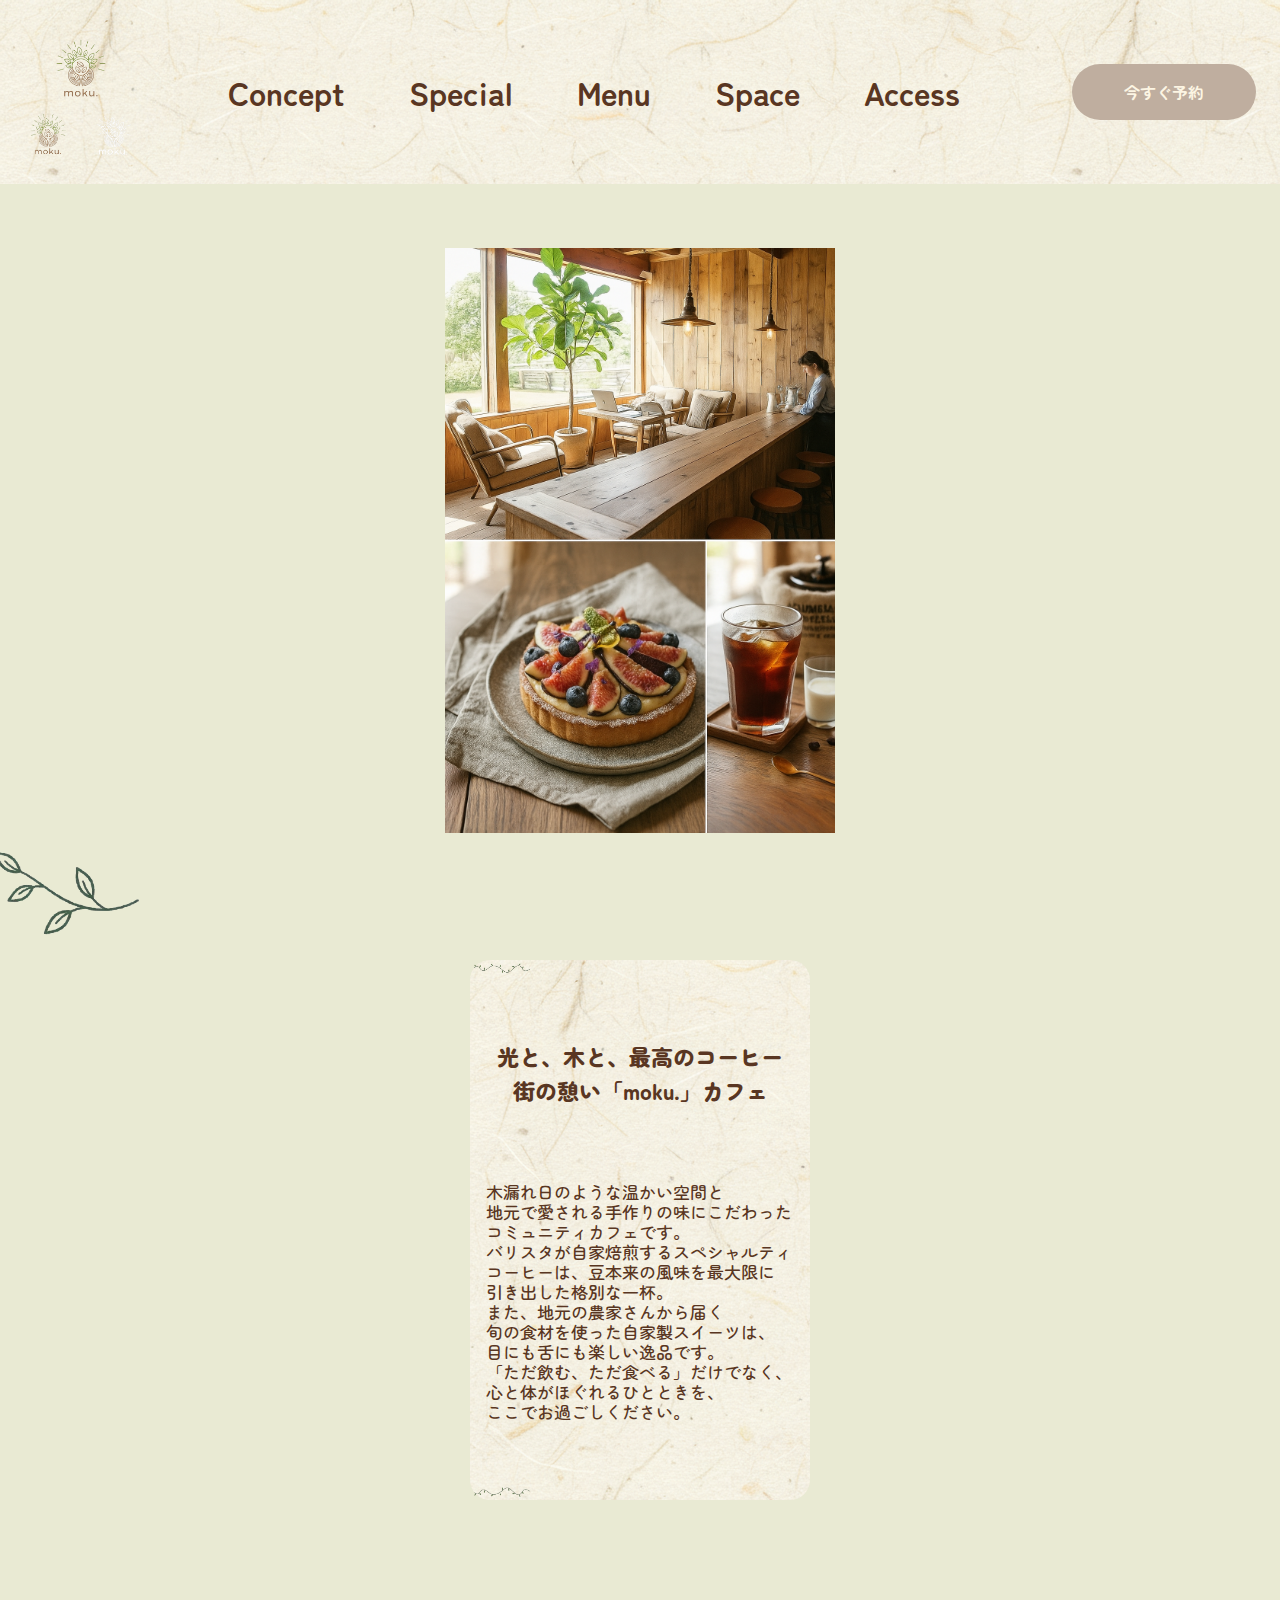
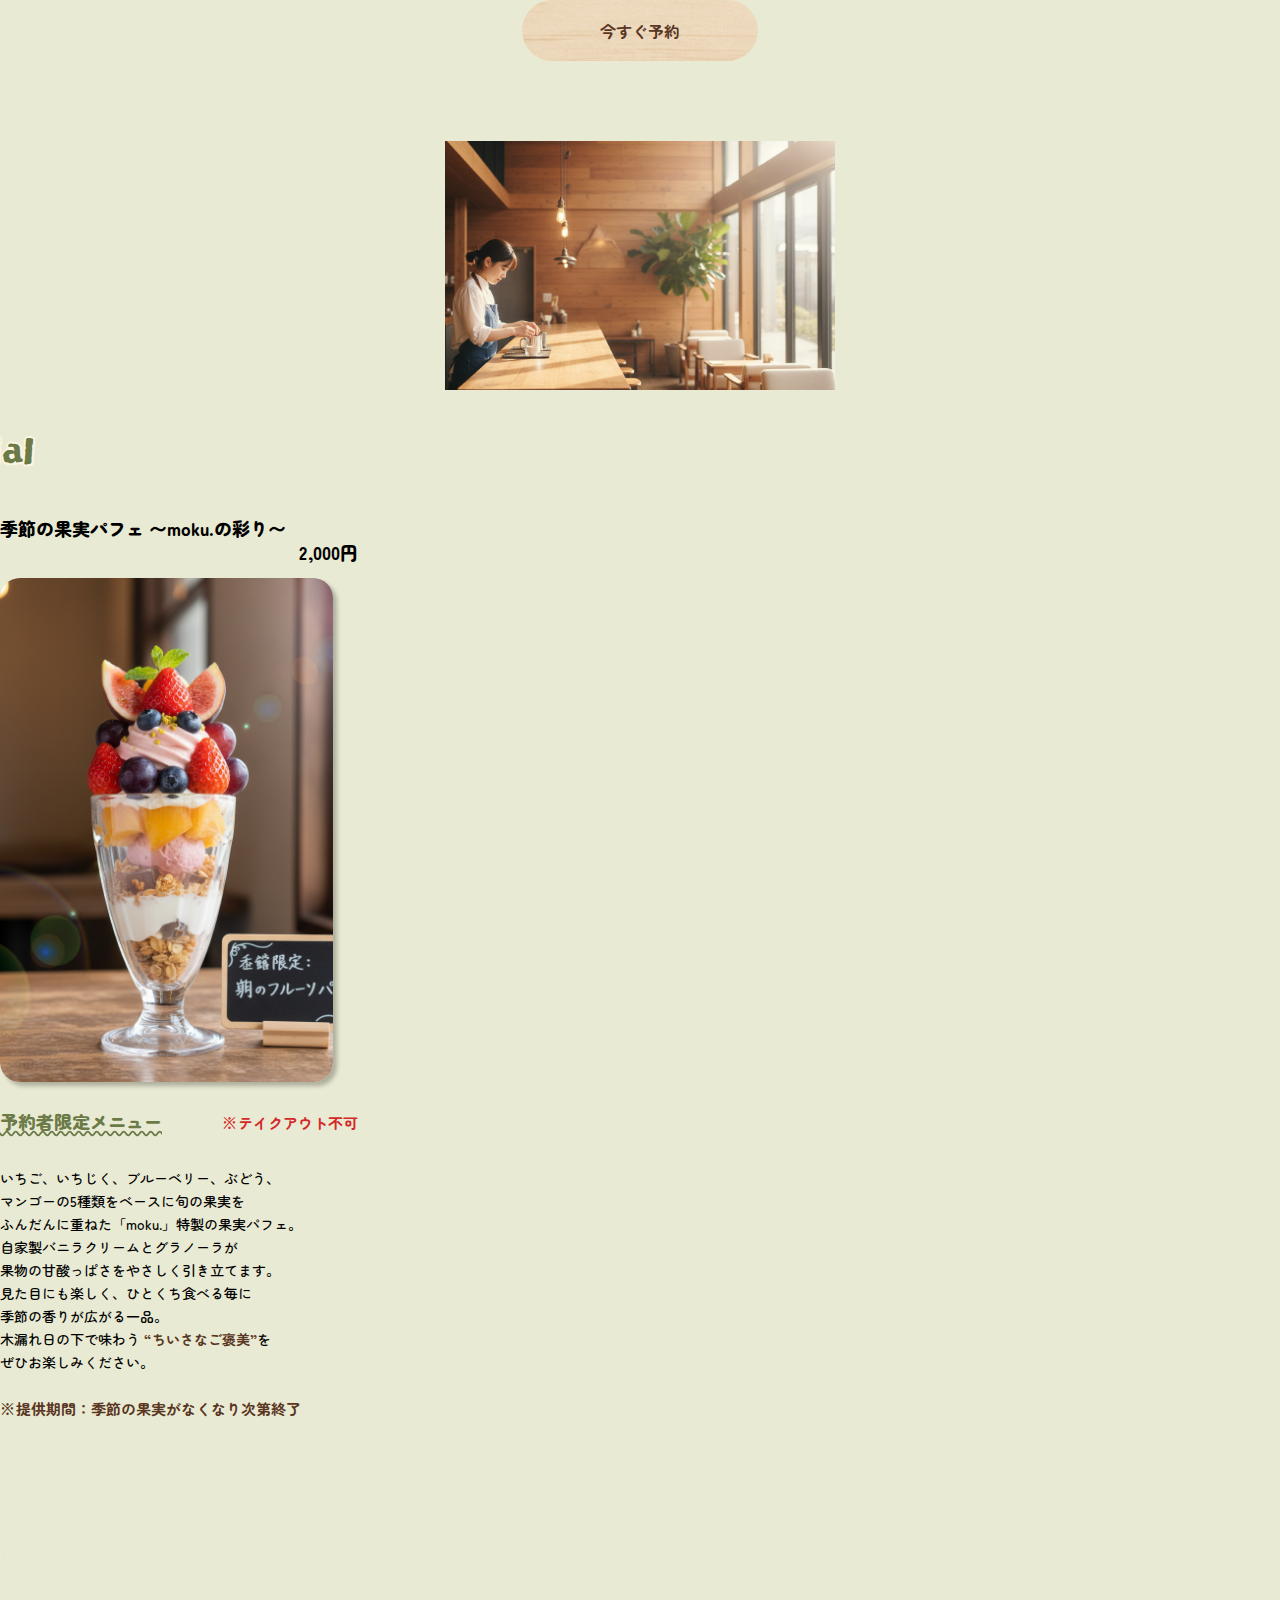
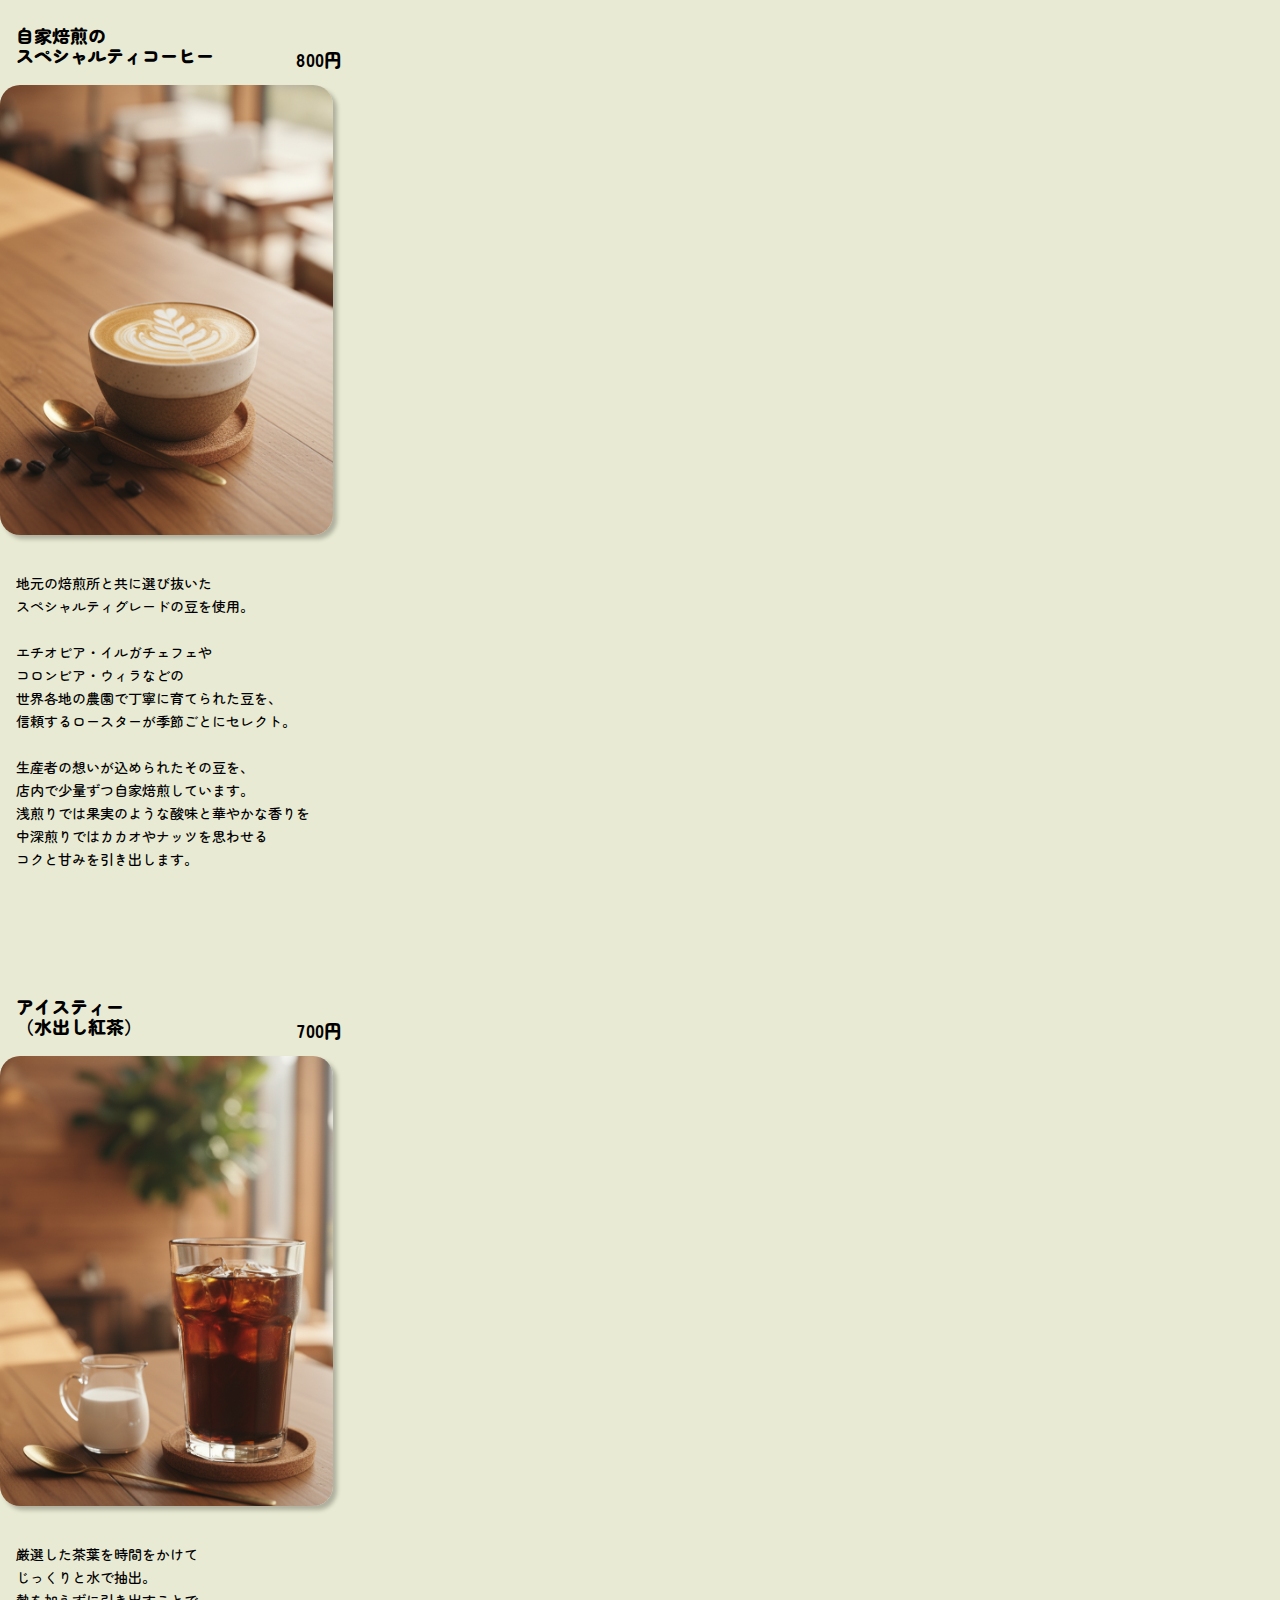
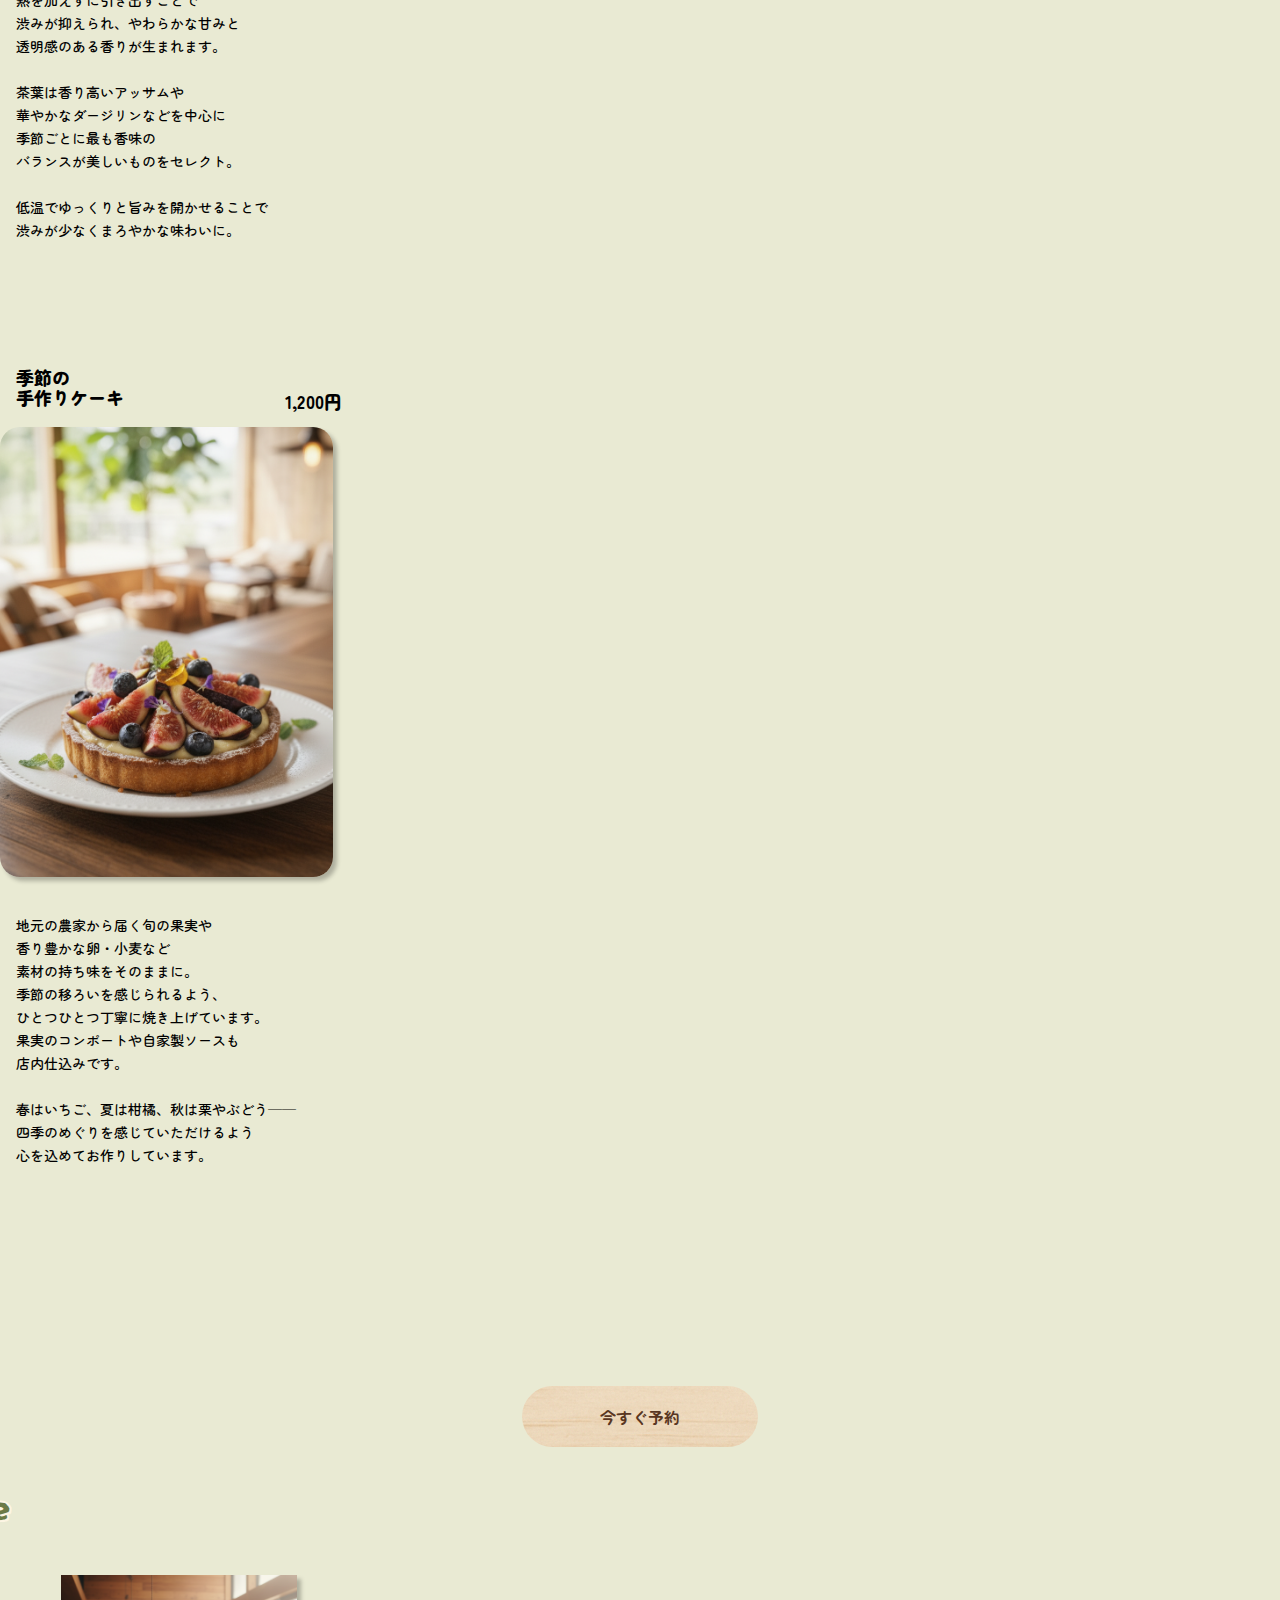
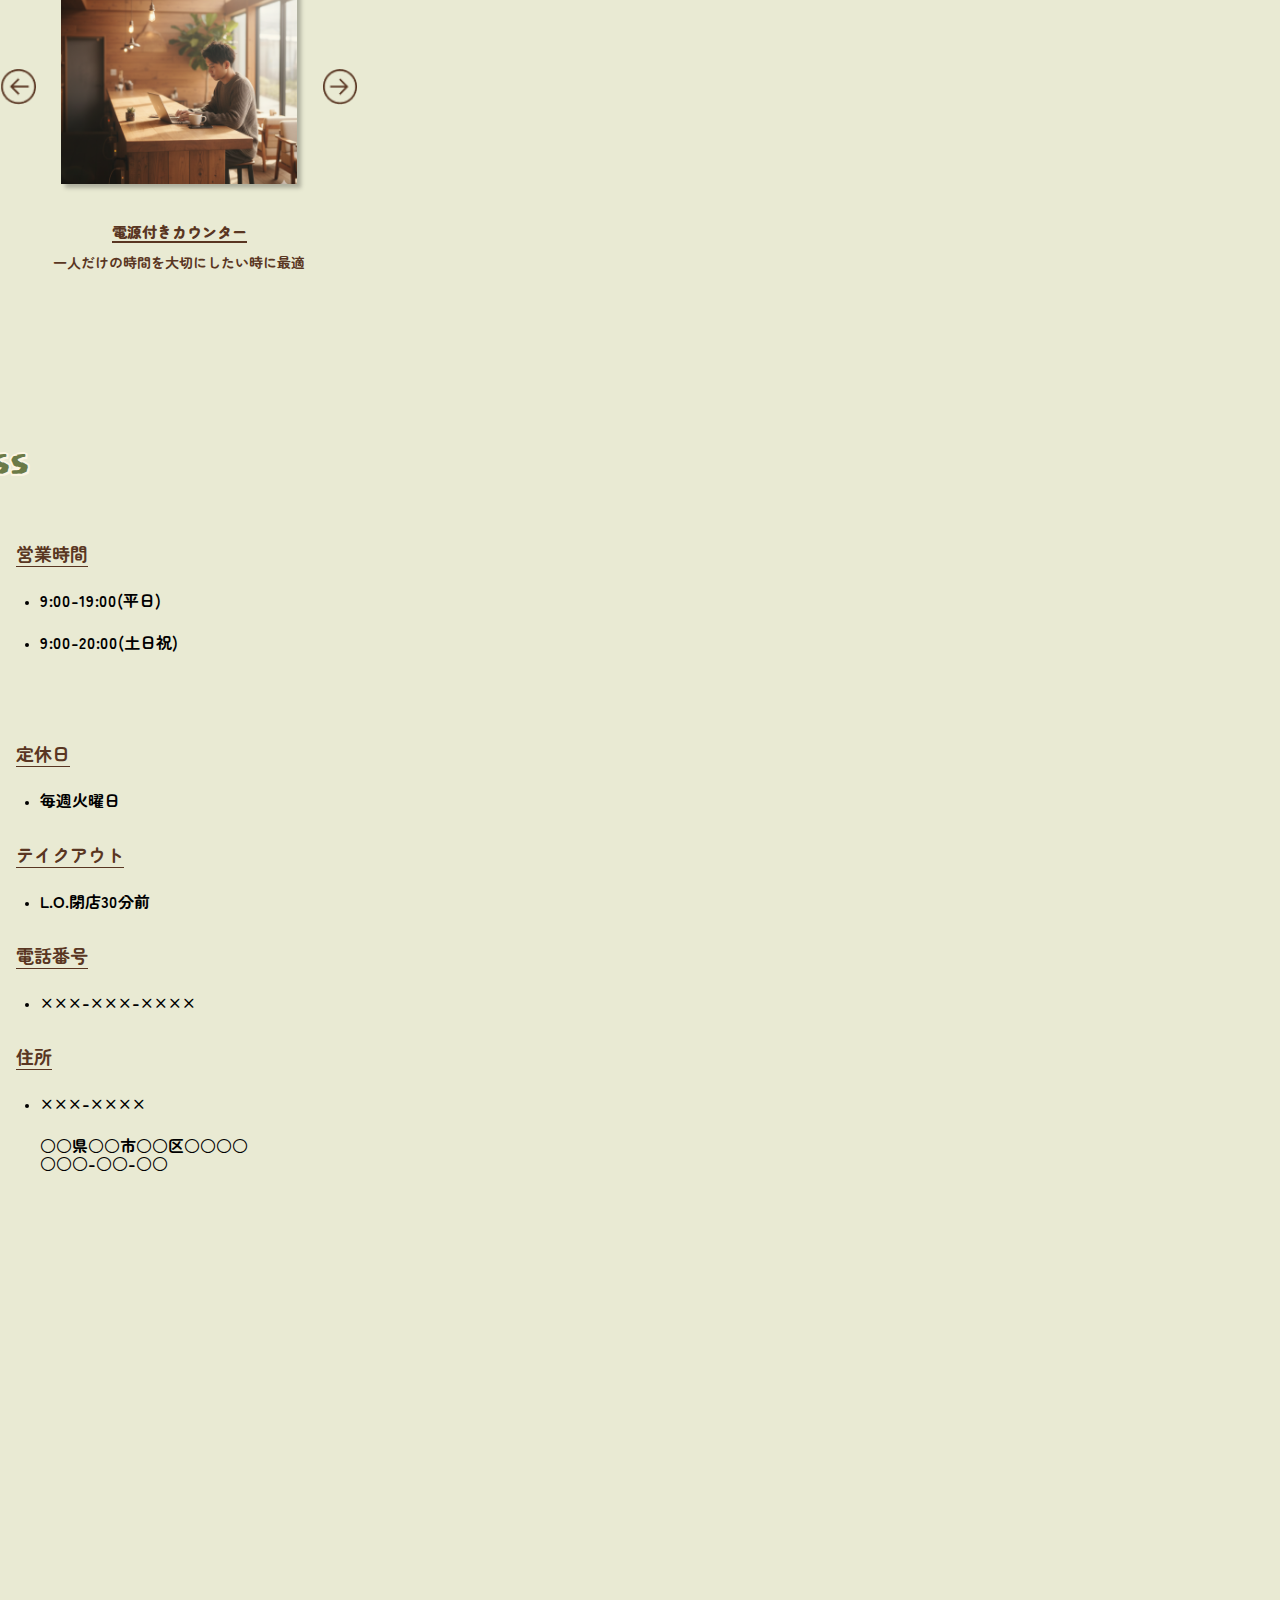
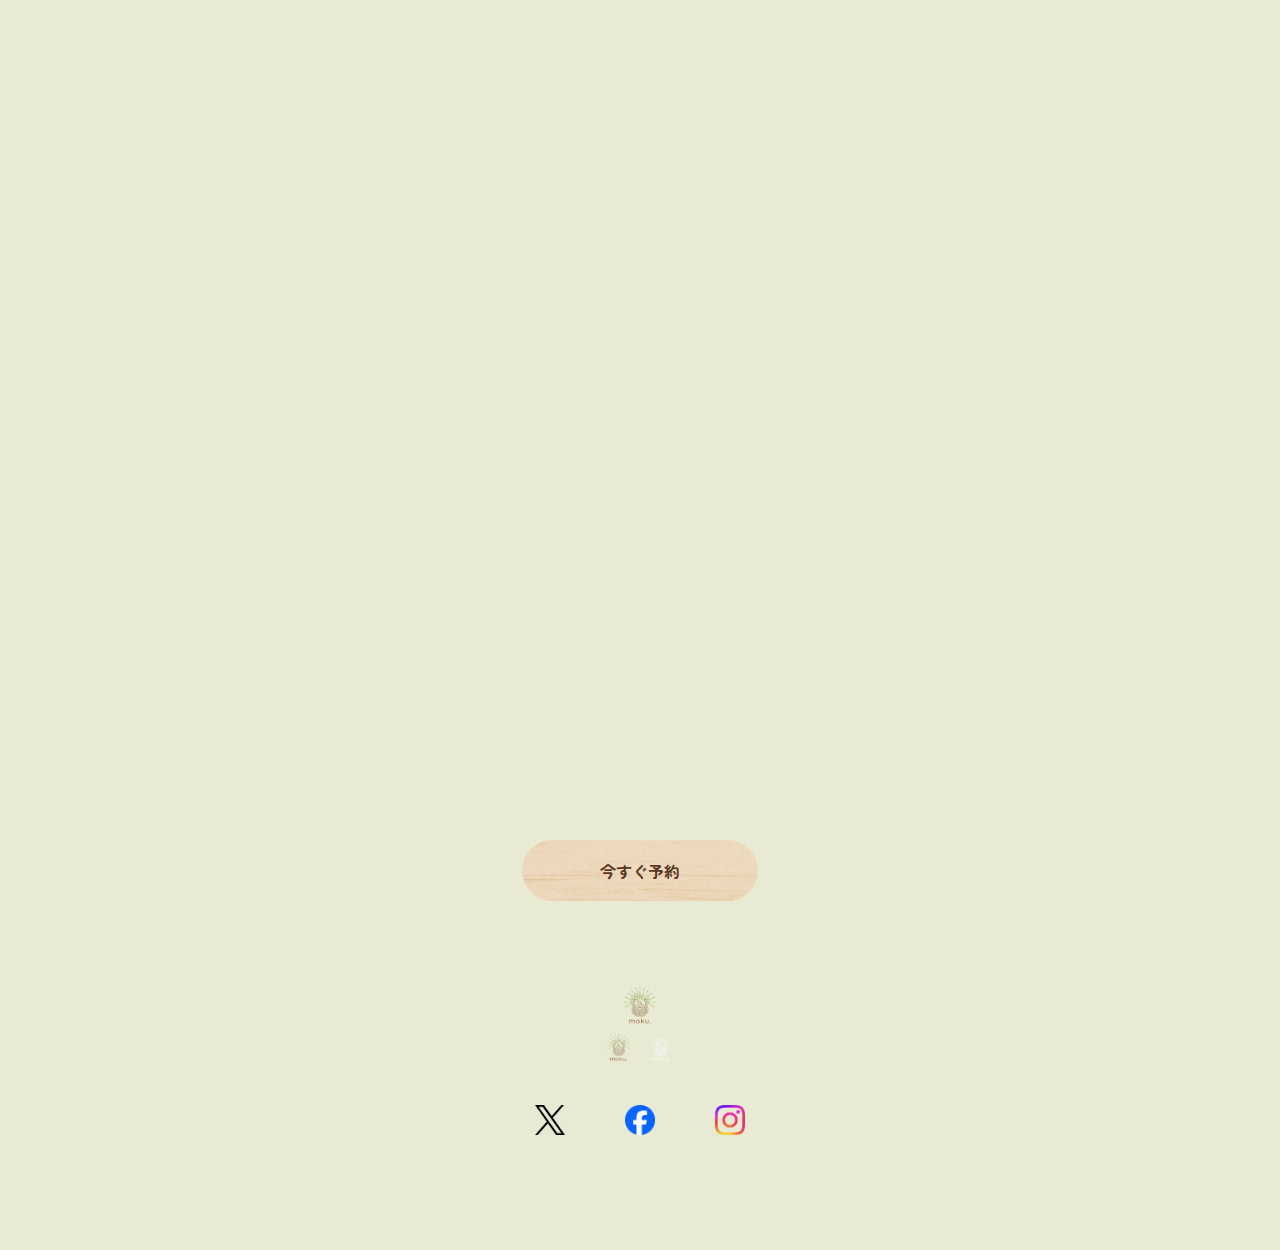
<file: index.html>
<!DOCTYPE html>
<html lang="ja">
  <head>
    <meta charset="UTF-8" />
    <meta name="viewport" content="width=device-width, initial-scale=1.0" />
    <title>moku.</title>
    <meta name="description" content="moku.のLPです" />
    <!-- GoogleやYahooなどの検索エンジンに検索されなくするメタタグ -->
    <meta name="robots" content="noindex,nofollow" />
    <link rel="stylesheet" href="css/style.css" />
    <script src="js/script.js" async></script>

    <!-- google font -->
    <link rel="preconnect" href="https://fonts.googleapis.com" />
    <link rel="preconnect" href="https://fonts.gstatic.com" crossorigin />
    <link
      href="https://fonts.googleapis.com/css2?family=Stick&family=Zen+Maru+Gothic:wght@300;400;500;700;900&display=swap"
      rel="stylesheet"
    />
  </head>

  <body id="yamadaWrapper">
    <div class="cover-home">
      <header class="page-header">
        <div class="hd-wraper01">
          <h1 class="left">
            <a href="index.html"
              ><img class="logo" src="images/icon.png" alt="moku.のホーム"
            /></a>
          </h1>

          <!-- ドロワーメニューのボタン -->
          <button class="drawerButton" onclick="drawerButton()">
            <span></span>
            <span></span>
            <span></span>
          </button>

          <div class="drawerMenu">
            <nav class="drawerMenu-nv">
              <div class="sp-show">
                <img src="images/icon.png" alt="moku.のロゴ" />
              </div>

              <ul class="main-nav">
                <li><a href="#">Concept</a></li>
                <li><a href="#">Special</a></li>
                <li><a href="#">Menu</a></li>
                <li><a href="#">Space</a></li>
                <li><a href="#">Access</a></li>
              </ul>
            </nav>

            <div class="hd-wraper02">
              <div class="buy-wrapper">
                <a href="#" class="btn">今すぐ予約</a>
              </div>

              <ul class="sns-nav">
                <li>
                  <a href="#"><img src="/images/logo-black.png" alt="X" /></a>
                </li>
                <li>
                  <a href="#"
                    ><img
                      src="/images/Facebook_Logo_Primary.png"
                      alt="Facebook"
                  /></a>
                </li>
                <li>
                  <a href="#"
                    ><img
                      src="/images/Instagram_Glyph_Gradient.png"
                      alt="Instagram"
                  /></a>
                </li>
              </ul>
            </div>
          </div>
        </div>
      </header>
    </div>

    <main>
      <div id="top-img">
        <img src="images/all.png" alt="moku.のTOP画像" />
      </div>

      <section id="Concept">
        <h2 id="Concept-hd">
          光と、木と、最高のコーヒー<br />街の憩い「moku.」カフェ
        </h2>
        <p>
          木漏れ日のような温かい空間と<br />
          地元で愛される手作りの味にこだわった<br />
          コミュニティカフェです。<br />
          バリスタが自家焙煎するスペシャルティコーヒーは、豆本来の風味を最大限に<br />
          引き出した格別な一杯。<br />
          また、地元の農家さんから届く<br />
          旬の食材を使った自家製スイーツは、<br />
          目にも舌にも楽しい逸品です。<br />
          「ただ飲む、ただ食べる」だけでなく、<br />
          心と体がほぐれるひとときを、<br />
          ここでお過ごしください。
        </p>
      </section>

      <div class="Reserve-btn">
        <div class="buy-wrapper">
          <a href="#" class="btn">今すぐ予約</a>
        </div>
      </div>

      <div id="shop-counter">
        <img src="images/cafe_counter1.png" alt="moku.のカウンターの写真" />
      </div>

      <section id="Special">
        <h2 class="heading">Special</h2>
        <div class="SpecialMenu-header">
          <h3 class="menu-title">季節の果実パフェ 〜moku.の彩り〜</h3>
          <h3 class="menu-price">2,000円</h3>
        </div>

        <div>
          <img src="images/parfait.png" alt="予約者限定メニューのパフェ" />
        </div>
        <div class="menu-info">
          <p id="sp-bottom">予約者限定メニュー</p>
          <p class="no-takeout">※テイクアウト不可</p>
        </div>
        <p>
          いちご、いちじく、ブルーベリー、ぶどう、<br />
          マンゴーの5種類をベースに旬の果実を<br />
          ふんだんに重ねた「moku.」特製の果実パフェ。<br />
          自家製バニラクリームとグラノーラが<br />
          果物の甘酸っぱさをやさしく引き立てます。<br />
          見た目にも楽しく、ひとくち食べる毎に<br />
          季節の香りが広がる一品。<br />
          木漏れ日の下で味わう
          <span class="reward">“ちいさなご褒美”</span>を<br />
          ぜひお楽しみください。<br />
          <br />
        </p>
        <p class="no-takeout" id="period">
          ※︎提供期間：季節の果実がなくなり次第終了
        </p>
      </section>

      <section id="Menu">
        <h2 class="heading">Menu</h2>

        <article class="menu-item">
          <div class="menu-header">
            <h3 class="menu-title">
              自家焙煎の<br />
              スペシャルティコーヒー
            </h3>
            <h3 class="menu-price">800円</h3>
          </div>

          <div>
            <img
              src="images/coffee.png"
              alt="自家焙煎のスペシャルティコーヒー"
            />
          </div>
          <p>
            地元の焙煎所と共に選び抜いた<br />
            スペシャルティグレードの豆を使用。<br />
            <br />
            エチオピア・イルガチェフェや<br />
            コロンビア・ウィラなどの<br />
            世界各地の農園で丁寧に育てられた豆を、<br />
            信頼するロースターが季節ごとにセレクト。<br />
            <br />
            生産者の想いが込められたその豆を、<br />
            店内で少量ずつ自家焙煎しています。<br />
            浅煎りでは果実のような酸味と華やかな香りを<br />
            中深煎りではカカオやナッツを思わせる<br />
            コクと甘みを引き出します。
          </p>
        </article>

        <article class="menu-item">
          <div class="menu-header">
            <h3 class="menu-title">
              アイスティー<br />
              （水出し紅茶）
            </h3>
            <h3 class="menu-price">700円</h3>
          </div>

          <div>
            <img src="images/coffee_ice.png" alt="アイスティー" />
          </div>
          <p>
            厳選した茶葉を時間をかけて<br />
            じっくりと水で抽出。<br />
            熱を加えずに引き出すことで<br />
            渋みが抑えられ、やわらかな甘みと<br />
            透明感のある香りが生まれます。<br />
            <br />
            茶葉は香り高いアッサムや<br />
            華やかなダージリンなどを中心に<br />
            季節ごとに最も香味の<br />
            バランスが美しいものをセレクト。<br />
            <br />
            低温でゆっくりと旨みを開かせることで<br />
            渋みが少なくまろやかな味わいに。
          </p>
        </article>

        <article class="menu-item">
          <div class="menu-header">
            <h3 class="menu-title">
              季節の<br />
              手作りケーキ
            </h3>
            <h3 class="menu-price">1,200円</h3>
          </div>

          <div>
            <img src="images/cake.png" alt="季節の手作りケーキ" />
          </div>
          <p>
            地元の農家から届く旬の果実や<br />
            香り豊かな卵・小麦など<br />
            素材の持ち味をそのままに。<br />
            季節の移ろいを感じられるよう、<br />
            ひとつひとつ丁寧に焼き上げています。<br />
            果実のコンポートや自家製ソースも<br />
            店内仕込みです。<br />
            <br />
            春はいちご、夏は柑橘、秋は栗やぶどう──<br />
            四季のめぐりを感じていただけるよう<br />
            心を込めてお作りしています。<br />
          </p>
        </article>
      </section>

      <div class="Reserve-btn">
        <div class="buy-wrapper">
          <a href="#" class="btn">今すぐ予約</a>
        </div>
      </div>

      <section id="Space">
        <h2 class="heading">Space</h2>

        <div class="slider">
          <button class="arrow-left" aria-label="前へ">
            <img src="images/arrow-left.png" alt="前のスライドへ" />
          </button>

          <div class="slider-wrap">
            <div class="slider-wrap-text">
              <img src="images/cafe_counter2.png" alt="カウンターの写真" />
              <p class="guide-title">電源付きカウンター</p>
              <p class="guide">一人だけの時間を大切にしたい時に最適</p>
            </div>
            <div class="slider-wrap-text">
              <img src="images/cafe_sofa.png" alt="ソファー席の写真" />
              <p class="guide-title">ゆったりソファ席</p>
              <p class="guide">友人や家族とのリラックスしたおしゃべりに</p>
            </div>
            <div class="slider-wrap-text">
              <img src="images/cafe_light.png" alt="店内の温かみ写真" />
              <p class="guide-title">店内の細部</p>
              <p class="guide">
                こだわりの照明、さりげない植物、心地よいBGM
                五感で感じる温かさがあなたの休息を深めます。
              </p>
            </div>
          </div>

          <button class="arrow-right" aria-label="次へ">
            <img src="images/arrow-right.png" alt="次のスライドへ" />
          </button>
        </div>
      </section>

      <section id="Access">
        <h2 class="heading">Access</h2>
        <div class="access-wrapper">
          <h3 class="item">営業時間</h3>
          <ul>
            <li>9:00-19:00(平日)</li>
            <li>9:00-20:00(土日祝)</li>
          </ul>
          <div id="instagram-post">
            <blockquote
              class="instagram-media"
              data-instgrm-captioned
              data-instgrm-permalink="https://www.instagram.com/p/DECbH67p5P-/?utm_source=ig_embed&utm_campaign=loading"
              data-instgrm-version="14"
            ></blockquote>

            <script async src="//www.instagram.com/embed.js"></script>
          </div>

          <h3 class="item">定休日</h3>
          <ul>
            <li>毎週火曜日</li>
          </ul>

          <h3 class="item">テイクアウト</h3>
          <ul>
            <li>L.O.閉店30分前</li>
          </ul>

          <h3 class="item">電話番号</h3>
          <ul>
            <li>×××-×××-××××</li>
          </ul>

          <h3 class="item">住所</h3>
          <ul>
            <li>×××-××××</li>
            <li>
              ○○県○○市○○区○○○○<br />
              ○○○-○○-○○
            </li>
          </ul>
        </div>

        <div id="google-map">
          <iframe
            src="https://www.google.com/maps/embed?pb=!1m18!1m12!1m3!1d1127.657787804483!2d135.04717383565662!3d35.165652389932376!2m3!1f0!2f0!3f0!3m2!1i1024!2i768!4f13.1!3m3!1m2!1s0x600006464cfed7a9%3A0x7c43a8888ad3a1bc!2zSkHkuLnms6LjgbLjgYvjgb8g44Go44KM44Gf44Gm6YeO6I-c55u05aOy5omA!5e0!3m2!1sja!2sjp!4v1759989349685!5m2!1sja!2sjp"
            width="600"
            height="450"
            style="border: 0"
            allowfullscreen=""
            loading="lazy"
            referrerpolicy="no-referrer-when-downgrade"
          ></iframe>
        </div>
      </section>

      <div class="Reserve-btn">
        <div class="buy-wrapper">
          <a href="#" class="btn">今すぐ予約</a>
        </div>
      </div>

      <a href="#" id="to-top-btn" title="ページ上部に戻る">&#9650;</a>
    </main>

    <footer>
      <div id="home-logo">
        <a href="index.html"
          ><img class="logo" src="images/icon.png" alt="moku.のホーム"
        /></a>
      </div>

      <div class="sns-wrap">
        <ul class="sns-nav">
          <li>
            <a href="#"><img src="/images/logo-black.png" alt="X" /></a>
          </li>
          <li>
            <a href="#"
              ><img src="/images/Facebook_Logo_Primary.png" alt="Facebook"
            /></a>
          </li>
          <li>
            <a href="#"
              ><img src="/images/Instagram_Glyph_Gradient.png" alt="Instagram"
            /></a>
          </li>
        </ul>
      </div>
    </footer>
  </body>
</html>
</file>
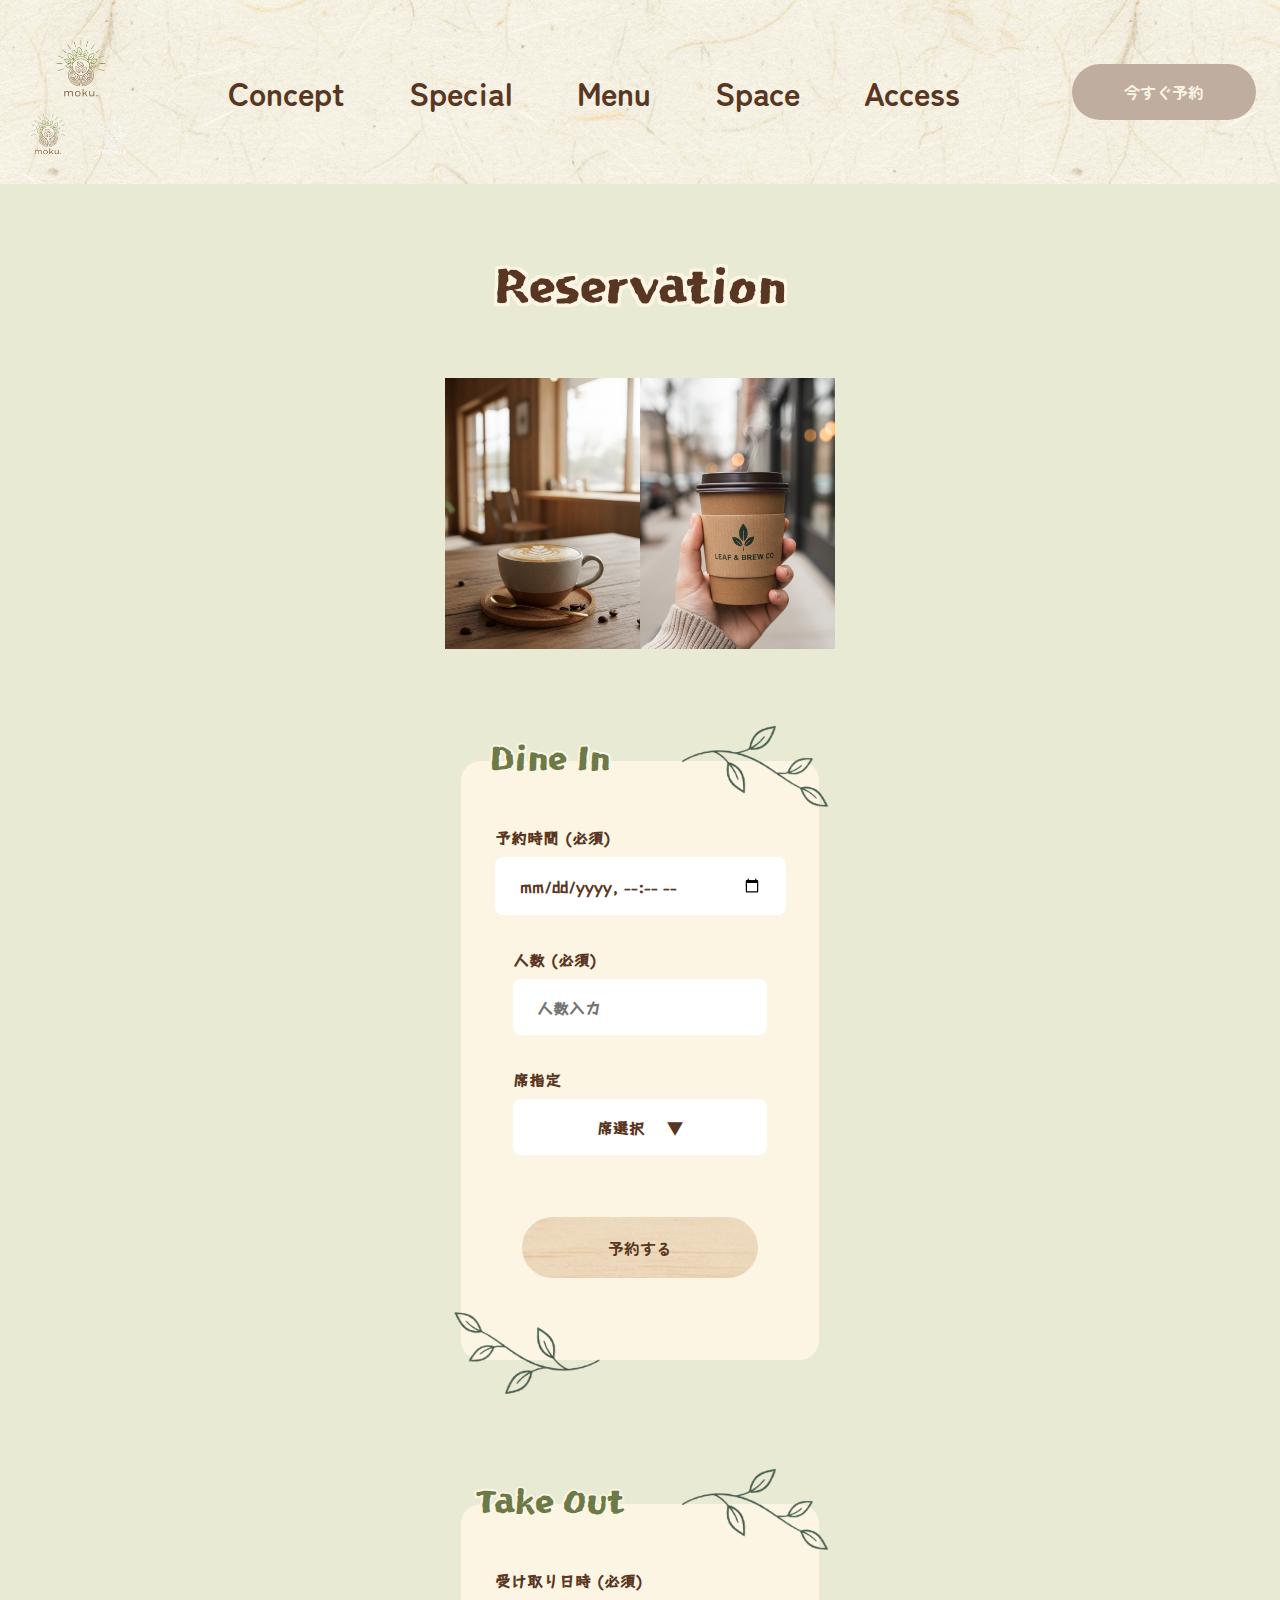
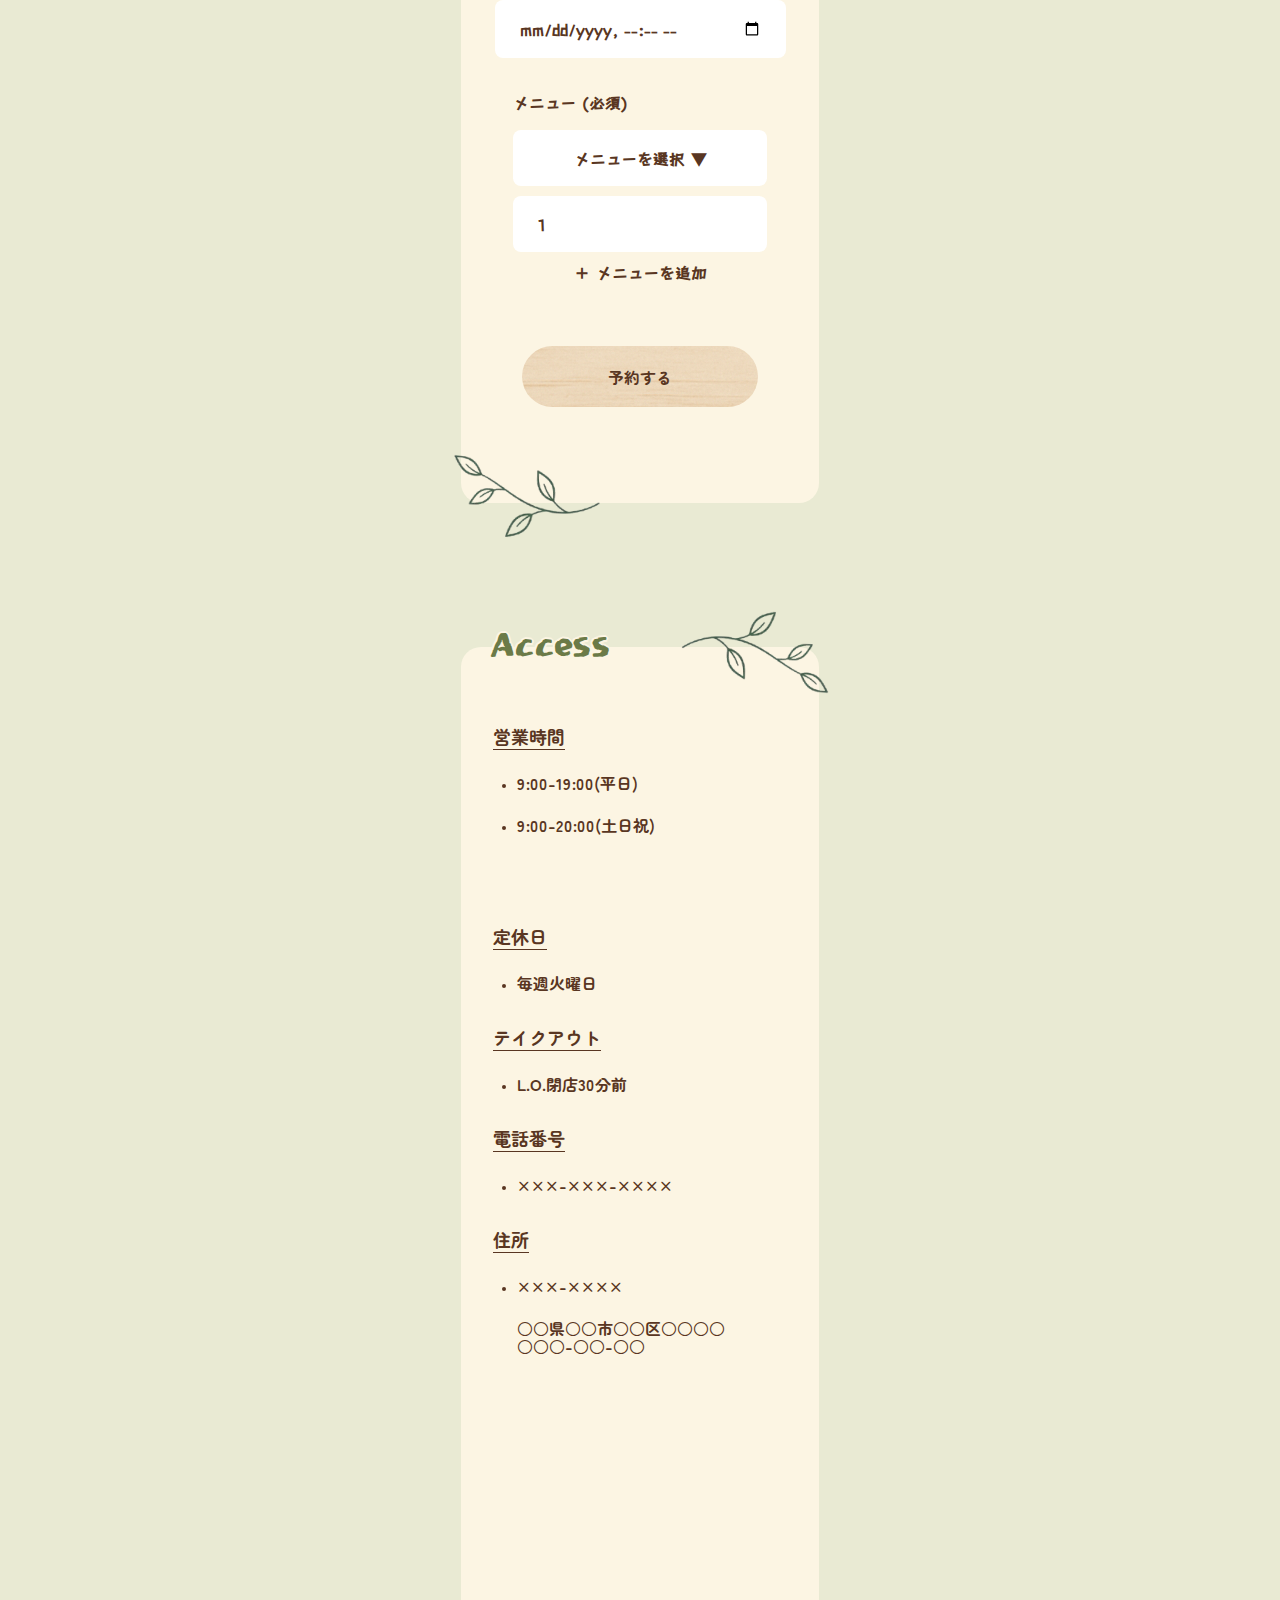
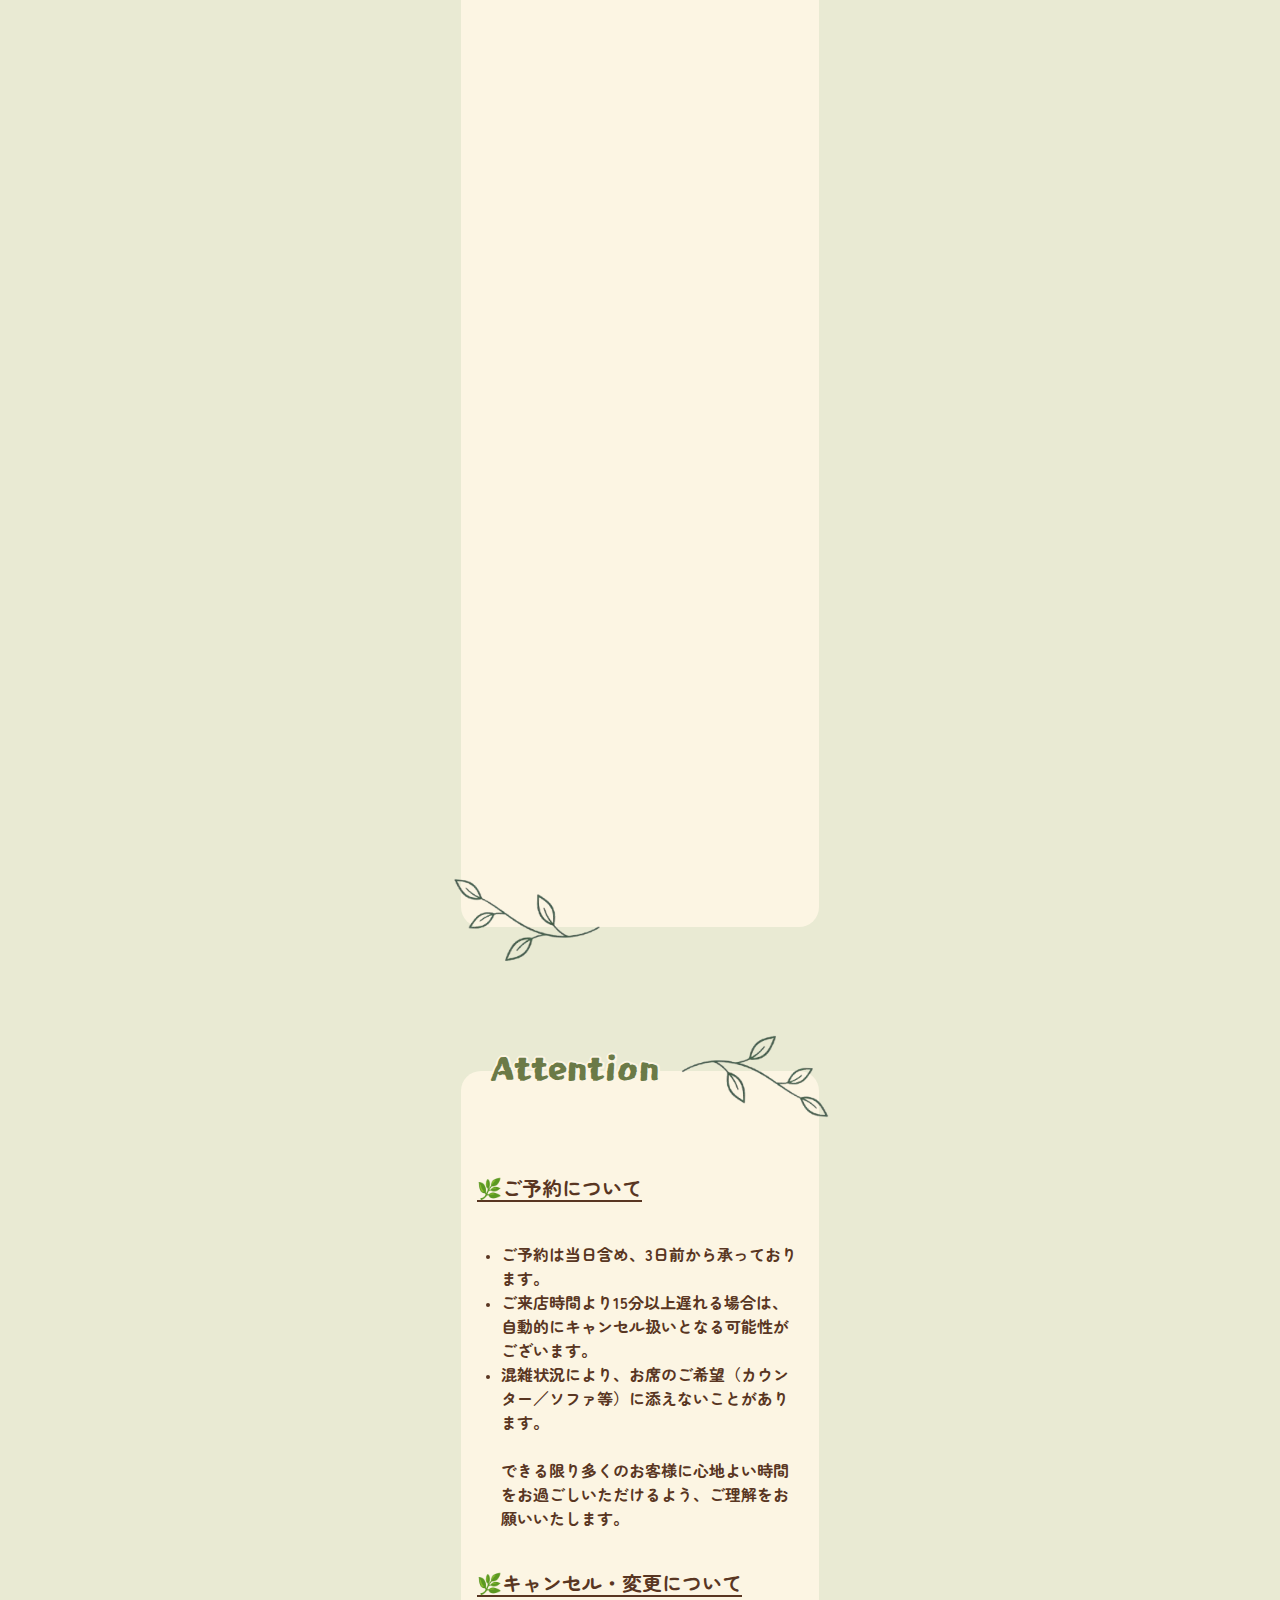
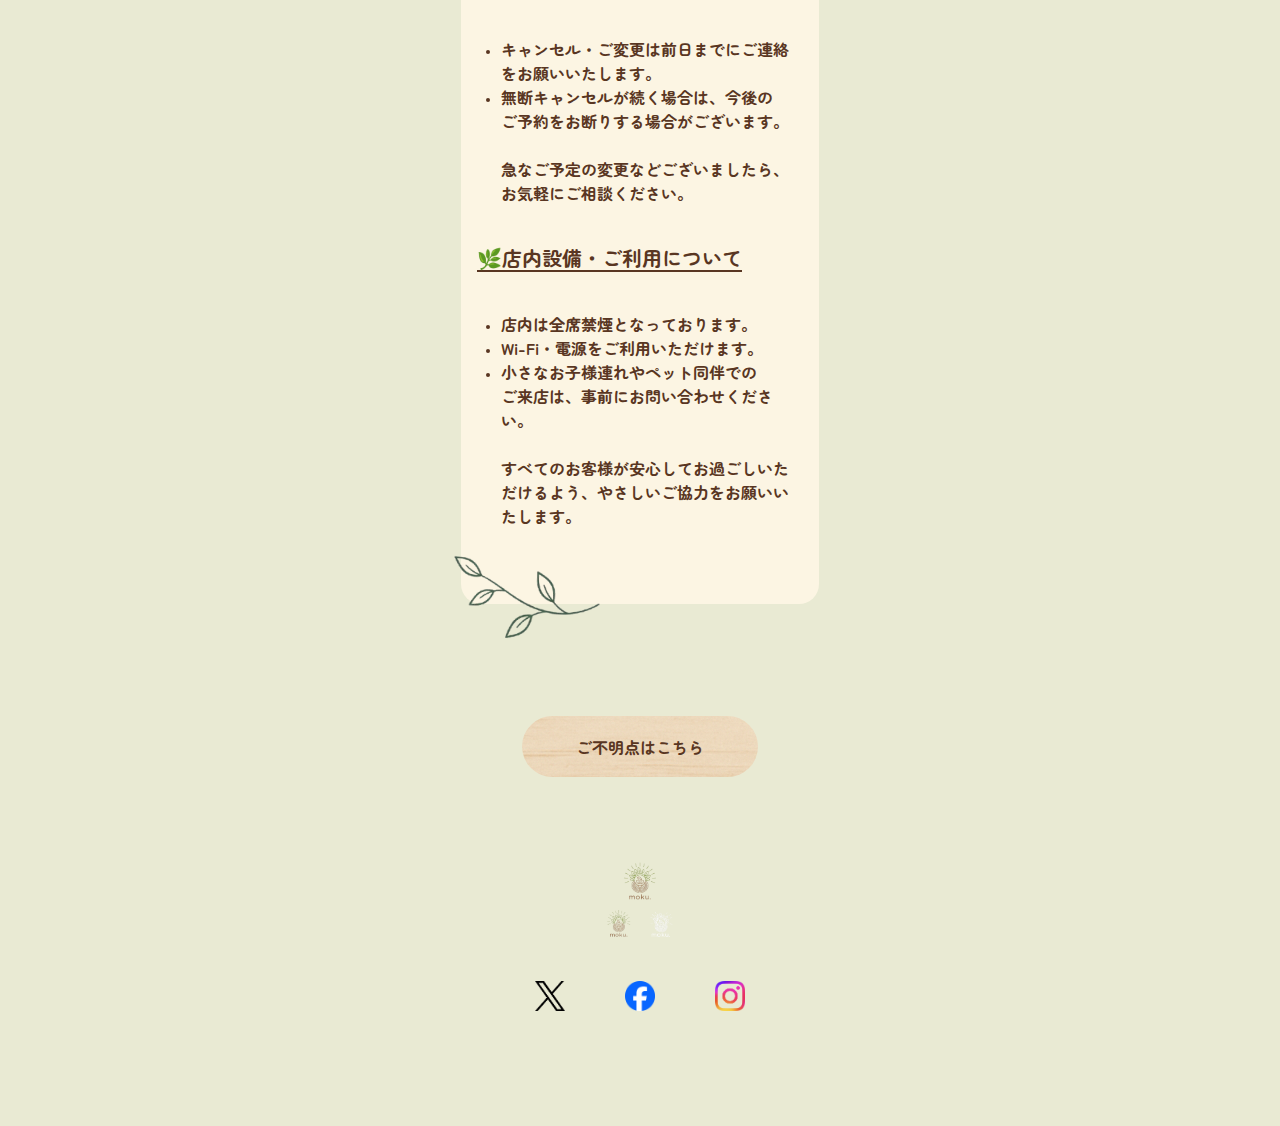
<file: reservation.html>
<!DOCTYPE html>
<html lang="ja">
  <head>
    <meta charset="UTF-8" />
    <meta name="viewport" content="width=device-width, initial-scale=1.0" />
    <title>moku.</title>
    <meta name="description" content="moku.のLPです" />
    <meta name="robots" content="noindex,nofollow" />
    <link rel="stylesheet" href="css/style.css" />
    <!-- <script src="js/script.js" defer></script> -->
    <script type="module" src="js/reservation.js" defer></script>

    <link rel="preconnect" href="https://fonts.googleapis.com" />
    <link rel="preconnect" href="https://fonts.gstatic.com" crossorigin />
    <link
      href="https://fonts.googleapis.com/css2?family=Stick&family=Zen+Maru+Gothic:wght@300;400;500;700;900&display=swap"
      rel="stylesheet"
    />
  </head>

  <body id="yamadaWrapper">
    <div class="cover-home">
      <header class="page-header">
        <div class="hd-wraper01">
          <h1 class="left">
            <a href="index.html"
              ><img class="logo" src="images/icon.png" alt="moku.のホーム"
            /></a>
          </h1>
          <button class="drawerButton">
            <span></span> <span></span> <span></span>
          </button>
          <div class="drawerMenu" id="drawerMenu">
            <nav class="drawerMenu-nv">
              <div class="sp-show">
                <a href="index.html">
                  <img src="images/icon.png" alt="moku.のロゴ"
                /></a>
              </div>
              <ul class="main-nav">
                <li><a href="index.html#Concept">Concept</a></li>
                <li><a href="index.html#Special">Special</a></li>
                <li><a href="index.html#Menu">Menu</a></li>
                <li><a href="index.html#Space">Space</a></li>
                <li><a href="index.html#Access">Access</a></li>
              </ul>
            </nav>

            <div class="hd-wraper02">
              <div class="buy-wrapper">
                <a href="#" class="btn">今すぐ予約</a>
              </div>
              <ul class="sns-nav">
                <li>
                  <a href="#"><img src="images/logo-black.png" alt="X" /></a>
                </li>
                <li>
                  <a href="#"
                    ><img src="images/Facebook_Logo_Primary.png" alt="Facebook"
                  /></a>
                </li>
                <li>
                  <a href="#"
                    ><img
                      src="images/Instagram_Glyph_Gradient.png"
                      alt="Instagram"
                  /></a>
                </li>
              </ul>
            </div>
          </div>
        </div>
      </header>
    </div>

    <main>
      <h1 id="Reservation">Reservation</h1>
      <div class="reservation-top">
        <img src="images/coffee2.png" alt="コーヒーの画像" class="top-image" />
        <img
          src="images/coffee_takeout.png"
          alt="テイクアウトコーヒーの画像"
          class="top-image"
        />
      </div>

      <section id="Dine-in" class="section-design">
        <h2 class="heading">Dine In</h2>
        <div class="reservation-wrapper">
          <div class="dinein-block">
            <form class="form">
              <label
                >予約時間 (必須)
                <input
                  type="datetime-local"
                  name="datetime"
                  required
                  step="1800"
                />
              </label>

              <label
                >人数 (必須)
                <input
                  type="number"
                  name="people"
                  min="1"
                  max="10"
                  required
                  placeholder="人数入力"
                />
              </label>

              <label
                >席指定
                <select name="seat">
                  <option value="" hidden>席選択  ▼</option>
                  <option value="カウンター">カウンター</option>
                  <option value="テーブル">テーブル</option>
                  <option value="ソファ">ソファ</option>
                </select>
              </label>

              <div class="Reserve-btn">
                <div class="buy-wrapper">
                  <button type="submit" class="btn">予約する</button>
                </div>
              </div>
            </form>
          </div>
        </div>
      </section>

      <section id="Take-out" class="section-design">
        <h2 class="heading">Take Out</h2>
        <div class="reservation-wrapper">
          <div class="takeout-block">
            <form class="form">
              <label>
                受け取り日時 (必須)
                <input
                  type="datetime-local"
                  name="pickup"
                  required
                  step="1800"
                />
              </label>

              <label>
                メニュー (必須)
                <div id="menu-input-container">
                  <div class="menu-serect">
                    <select name="menu[]" required>
                      <option value="">メニューを選択 ▼</option>
                      <option value="コーヒー">スペシャルティコーヒー</option>
                      <option value="アイスティー">アイスティー</option>
                      <option value="ケーキ">季節の手作りケーキ</option>
                    </select>
                    <input type="number" name="quantity[]" value="1" min="1" />
                  </div>
                </div>

                <button type="button" id="add-menu-btn">
                  ＋ メニューを追加
                </button>
              </label>

              <div class="Reserve-btn">
                <div class="buy-wrapper">
                  <button type="submit" class="btn">予約する</button>
                </div>
              </div>
            </form>
          </div>
        </div>
      </section>

      <section id="Access" class="section-design">
        <h2 class="heading">Access</h2>
        <div class="access-wrapper">
          <h3 class="item">営業時間</h3>
          <ul>
            <li>9:00-19:00(平日)</li>
            <li>9:00-20:00(土日祝)</li>
          </ul>
          <div id="instagram-post">
            <blockquote
              class="instagram-media"
              data-instgrm-captioned
              data-instgrm-permalink="https://www.instagram.com/p/DECbH67p5P-/?utm_source=ig_embed&utm_campaign=loading"
              data-instgrm-version="14"
            ></blockquote>

            <script async src="//www.instagram.com/embed.js"></script>
          </div>

          <h3 class="item">定休日</h3>
          <ul>
            <li>毎週火曜日</li>
          </ul>

          <h3 class="item">テイクアウト</h3>
          <ul>
            <li>L.O.閉店30分前</li>
          </ul>

          <h3 class="item">電話番号</h3>
          <ul>
            <li>×××-×××-××××</li>
          </ul>

          <h3 class="item">住所</h3>
          <ul>
            <li>×××-××××</li>
            <li>
              ○○県○○市○○区○○○○<br />
              ○○○-○○-○○
            </li>
          </ul>
        </div>

        <div id="google-map">
          <iframe
            src="https://www.google.com/maps/embed?pb=!1m18!1m12!1m3!1d1127.657787804483!2d135.04717383565662!3d35.165652389932376!2m3!1f0!2f0!3f0!3m2!1i1024!2i768!4f13.1!3m3!1m2!1s0x600006464cfed7a9%3A0x7c43a8888ad3a1bc!2zSkHkuLnms6LjgbLjgYvjgb8g44Go44KM44Gf44Gm6YeO6I-c55u05aOy5omA!5e0!3m2!1sja!2sjp!4v1759989349685!5m2!1sja!2sjp"
            width="600"
            height="450"
            style="border: 0"
            allowfullscreen=""
            loading="lazy"
            referrerpolicy="no-referrer-when-downgrade"
          ></iframe>
        </div>
      </section>

      <section id="Attention" class="section-design">
        <h2 class="heading">Attention</h2>
        <div class="attention-item">
          <h3><strong>🌿ご予約について</strong></h3>
          <ul>
            <li>ご予約は当日含め、3日前から承っております。</li>
            <li>
              ご来店時間より15分以上遅れる場合は、<br />
              自動的にキャンセル扱いとなる可能性が<br />
              ございます。
            </li>
            <li>
              混雑状況により、お席のご希望（カウン
              ター／ソファ等）に添えないことがあります。
            </li>
            <p>
              できる限り多くのお客様に心地よい時間をお過ごしいただけるよう、ご理解をお願いいたします。
            </p>
          </ul>
        </div>

        <div class="attention-item">
          <h3><strong>🌿キャンセル・変更について </strong></h3>
          <ul>
            <li>キャンセル・ご変更は前日までにご連絡をお願いいたします。</li>
            <li>
              無断キャンセルが続く場合は、今後の<br />
              ご予約をお断りする場合がございます。
            </li>
            <p>
              急なご予定の変更などございましたら、<br />
              お気軽にご相談ください。
            </p>
          </ul>
        </div>

        <div class="attention-item">
          <h3><strong>🌿店内設備・ご利用について </strong></h3>
          <ul>
            <li>店内は全席禁煙となっております。</li>
            <li>Wi-Fi・電源をご利用いただけます。</li>
            <li>
              小さなお子様連れやペット同伴での<br />
              ご来店は、事前にお問い合わせください。
            </li>
            <p>
              すべてのお客様が安心してお過ごしいただけるよう、やさしいご協力をお願いいたします。
            </p>
          </ul>
        </div>
      </section>

      <div class="Reserve-btn">
        <div class="buy-wrapper">
          <a href="#" class="btn">ご不明点はこちら</a>
        </div>
      </div>

      <a href="#" id="to-top-btn" title="ページ上部に戻る">▲</a>
    </main>

    <footer>
      <div id="home-logo">
        <a href="index.html"
          ><img class="logo" src="images/icon.png" alt="moku.のホーム"
        /></a>
      </div>

      <div class="sns-wrap">
        <ul class="sns-nav">
          <li>
            <a href="#"><img src="images/logo-black.png" alt="X" /></a>
          </li>
          <li>
            <a href="#"
              ><img src="images/Facebook_Logo_Primary.png" alt="Facebook"
            /></a>
          </li>
          <li>
            <a href="#"
              ><img src="images/Instagram_Glyph_Gradient.png" alt="Instagram"
            /></a>
          </li>
        </ul>
      </div>
    </footer>
  </body>
</html>
</file>
<file: css/style.css>
@charset "UTF-8";
/* resset.dev • v5.0.2 */
/* # =================================================================
   # Global selectors
   # ================================================================= */
html {
  box-sizing: border-box;
  -webkit-text-size-adjust: 100%; /* Prevent adjustments of font size after orientation changes in iOS */
  word-break: normal;
  -moz-tab-size: 4;
  -o-tab-size: 4;
     tab-size: 4;
}

*,
::before,
::after {
  background-repeat: no-repeat; /* Set `background-repeat: no-repeat` to all elements and pseudo elements */
  box-sizing: inherit;
}

::before,
::after {
  text-decoration: inherit; /* Inherit text-decoration and vertical align to ::before and ::after pseudo elements */
  vertical-align: inherit;
}

* {
  padding: 0; /* Reset `padding` and `margin` of all elements */
  margin: 0;
}

/* # =================================================================
   # General elements
   # ================================================================= */
hr {
  overflow: visible; /* Show the overflow in Edge and IE */
  height: 0; /* Add the correct box sizing in Firefox */
  color: inherit; /* Correct border color in Firefox. */
}

details,
main {
  display: block; /* Render the `main` element consistently in IE. */
}

summary {
  display: list-item; /* Add the correct display in all browsers */
}

small {
  font-size: 80%; /* Set font-size to 80% in `small` elements */
}

[hidden] {
  display: none; /* Add the correct display in IE */
}

abbr[title] {
  border-bottom: none; /* Remove the bottom border in Chrome 57 */
  /* Add the correct text decoration in Chrome, Edge, IE, Opera, and Safari */
  text-decoration: underline;
  -webkit-text-decoration: underline dotted;
          text-decoration: underline dotted;
}

a {
  background-color: transparent; /* Remove the gray background on active links in IE 10 */
}

a:active,
a:hover {
  outline-width: 0; /* Remove the outline when hovering in all browsers */
}

code,
kbd,
pre,
samp {
  font-family: monospace, monospace; /* Specify the font family of code elements */
}

pre {
  font-size: 1em; /* Correct the odd `em` font sizing in all browsers */
}

b,
strong {
  font-weight: bolder; /* Add the correct font weight in Chrome, Edge, and Safari */
}

/* https://gist.github.com/unruthless/413930 */
sub,
sup {
  font-size: 75%;
  line-height: 0;
  position: relative;
  vertical-align: baseline;
}

sub {
  bottom: -0.25em;
}

sup {
  top: -0.5em;
}

table {
  border-color: inherit; /* Correct border color in all Chrome, Edge, and Safari. */
  text-indent: 0; /* Remove text indentation in Chrome, Edge, and Safari */
}

iframe {
  border-style: none;
}

/* # =================================================================
   # Forms
   # ================================================================= */
input {
  border-radius: 0;
}

[type=number]::-webkit-inner-spin-button,
[type=number]::-webkit-outer-spin-button {
  height: auto; /* Correct the cursor style of increment and decrement buttons in Chrome */
}

[type=search] {
  -webkit-appearance: textfield; /* Correct the odd appearance in Chrome and Safari */
  outline-offset: -2px; /* Correct the outline style in Safari */
}

[type=search]::-webkit-search-decoration {
  -webkit-appearance: none; /* Remove the inner padding in Chrome and Safari on macOS */
}

textarea {
  overflow: auto; /* Internet Explorer 11+ */
  resize: vertical; /* Specify textarea resizability */
}

button,
input,
optgroup,
select,
textarea {
  font: inherit; /* Specify font inheritance of form elements */
}

optgroup {
  font-weight: bold; /* Restore the font weight unset by the previous rule */
}

button {
  overflow: visible; /* Address `overflow` set to `hidden` in IE 8/9/10/11 */
}

button,
select {
  text-transform: none; /* Firefox 40+, Internet Explorer 11- */
}

/* Apply cursor pointer to button elements */
button,
[type=button],
[type=reset],
[type=submit],
[role=button] {
  cursor: pointer;
}

/* Remove inner padding and border in Firefox 4+ */
button::-moz-focus-inner,
[type=button]::-moz-focus-inner,
[type=reset]::-moz-focus-inner,
[type=submit]::-moz-focus-inner {
  border-style: none;
  padding: 0;
}

/* Replace focus style removed in the border reset above */
button:-moz-focusring,
[type=button]::-moz-focus-inner,
[type=reset]::-moz-focus-inner,
[type=submit]::-moz-focus-inner {
  outline: 1px dotted ButtonText;
}

button,
html [type=button],
[type=reset],
[type=submit] {
  -webkit-appearance: button; /* Correct the inability to style clickable types in iOS */
}

/* Remove the default button styling in all browsers */
button,
input,
select,
textarea {
  background-color: transparent;
  border-style: none;
}

a:focus,
button:focus,
input:focus,
select:focus,
textarea:focus {
  outline-width: 0;
}

/* Style select like a standard input */
select {
  -moz-appearance: none; /* Firefox 36+ */
  -webkit-appearance: none; /* Chrome 41+ */
}

select::-ms-expand {
  display: none; /* Internet Explorer 11+ */
}

select::-ms-value {
  color: currentColor; /* Internet Explorer 11+ */
}

legend {
  border: 0; /* Correct `color` not being inherited in IE 8/9/10/11 */
  color: inherit; /* Correct the color inheritance from `fieldset` elements in IE */
  display: table; /* Correct the text wrapping in Edge and IE */
  max-width: 100%; /* Correct the text wrapping in Edge and IE */
  white-space: normal; /* Correct the text wrapping in Edge and IE */
  max-width: 100%; /* Correct the text wrapping in Edge 18- and IE */
}

::-webkit-file-upload-button {
  /* Correct the inability to style clickable types in iOS and Safari */
  -webkit-appearance: button;
  color: inherit;
  font: inherit; /* Change font properties to `inherit` in Chrome and Safari */
}

/* Replace pointer cursor in disabled elements */
[disabled] {
  cursor: default;
}

/* # =================================================================
   # Specify media element style
   # ================================================================= */
img {
  border-style: none; /* Remove border when inside `a` element in IE 8/9/10 */
}

/* Add the correct vertical alignment in Chrome, Firefox, and Opera */
progress {
  vertical-align: baseline;
}

/* # =================================================================
   # Accessibility
   # ================================================================= */
/* Specify the progress cursor of updating elements */
[aria-busy=true] {
  cursor: progress;
}

/* Specify the pointer cursor of trigger elements */
[aria-controls] {
  cursor: pointer;
}

/* Specify the unstyled cursor of disabled, not-editable, or otherwise inoperable elements */
[aria-disabled=true] {
  cursor: default;
}

header .drawerButton {
  width: 50px;
  height: 50px;
  border-radius: 4px;
  background-color: #bfae9f;
  position: fixed;
  top: 24px;
  right: 16px;
  z-index: 10000;
  display: none;
}
@media (width <= 800px) {
  header .drawerButton {
    display: flex;
  }
}
header .drawerButton span {
  display: block;
  width: 38px;
  height: 4px;
  background-color: #fcf5e3;
  border-radius: 4px;
  position: absolute;
  transition: 0.3s all linear;
}
header .drawerButton span:nth-child(1) {
  top: 10px;
  inset-inline: 0;
  margin-inline: auto;
}
header .drawerButton span:nth-child(2) {
  inset: 0;
  margin: auto;
}
header .drawerButton span:nth-child(3) {
  bottom: 10px;
  inset-inline: 0;
  margin-inline: auto;
}
header .drawerButton:hover {
  background-color: rgba(85, 6, 179, 0.4);
}
header .drawerButton.active span:nth-child(1) {
  transform-origin: left top;
  transform: rotate(45deg);
  left: 13px;
}
header .drawerButton.active span:nth-child(2) {
  transform: scale(0);
}
header .drawerButton.active span:nth-child(3) {
  transform-origin: left bottom;
  transform: rotate(-45deg);
  left: 13px;
}

.drawerMenu.active {
  top: 0;
}

body#yamadaWrapper {
  font-family: "Zen Maru Gothic", sans-serif;
  font-weight: 700;
  font-style: normal;
}
body#yamadaWrapper .cover-home {
  background-image: url(../images/texture2.png);
  background-repeat: repeat;
  width: 100%;
  min-width: 800px;
  position: fixed;
  top: 0;
  z-index: 1000000000;
}
@media (width <= 800px) {
  body#yamadaWrapper .cover-home {
    width: 100%;
    min-width: auto;
    height: auto;
  }
}
@media (width <= 800px) and (width <= 430px) {
  body#yamadaWrapper .cover-home {
    width: 100%;
    height: auto;
  }
}
body#yamadaWrapper .cover-home .page-header {
  align-items: center;
  justify-content: space-between;
  position: relative;
  display: flex;
}
@media (width <= 800px) {
  body#yamadaWrapper .cover-home .page-header {
    flex-direction: column;
    align-items: center;
    padding-top: 0;
  }
}
body#yamadaWrapper .cover-home .hd-wraper01,
body#yamadaWrapper .cover-home .hd-wraper02 {
  display: flex;
  align-items: center;
}
@media (width <= 800px) {
  body#yamadaWrapper .cover-home .hd-wraper01,
  body#yamadaWrapper .cover-home .hd-wraper02 {
    flex-direction: column;
    align-items: center;
  }
}
body#yamadaWrapper .cover-home .sp-show {
  display: none;
  text-align: center;
}
body#yamadaWrapper .cover-home .sp-show img {
  width: 100%;
  height: auto;
  max-width: 100px;
  padding-block-end: 52px;
}
@media (width <= 800px) {
  body#yamadaWrapper .cover-home .sp-show {
    display: block;
  }
}
body#yamadaWrapper .cover-home .buy-wrapper {
  flex-shrink: 0;
}
body#yamadaWrapper .cover-home .buy-wrapper .btn {
  display: block;
  padding-block: 16px;
  padding-inline: 52px;
  margin-inline-start: 80px;
  margin-inline-end: 32px;
  margin-block: 64px;
  text-align: center;
  text-decoration: none;
  font-size: 16px;
  background-color: #bfae9f;
  color: #fcf5e3;
  border-radius: 32px;
  transition: background-color 0.3s ease;
}
@media (width <= 800px) {
  body#yamadaWrapper .cover-home .buy-wrapper .btn {
    margin-inline-start: 0;
    margin-inline-end: 0;
  }
}
@media (width <= 800px) and (width <= 430px) {
  body#yamadaWrapper .cover-home .buy-wrapper .btn {
    font-size: 16px;
    margin-block: 52px;
    padding-block: 16px;
    padding-inline: 45px;
  }
}
body#yamadaWrapper .cover-home .btn:hover {
  background-color: rgba(85, 6, 179, 0.6);
}
body#yamadaWrapper .cover-home .logo {
  width: 130px;
  height: 130px;
  margin-inline-start: 16px;
  margin-block-start: 16px;
  margin-inline-end: 50px;
}
@media (width <= 800px) {
  body#yamadaWrapper .cover-home .logo {
    position: absolute; /* 親要素を基準に配置 */
    top: 8px;
    left: 8px;
    margin: 0;
    width: 100px;
    height: 100px;
  }
}
@media (width <= 800px) and (width <= 430px) {
  body#yamadaWrapper .cover-home .logo {
    width: 70px;
    height: 70px;
    top: 16px;
    left: 16px;
  }
}
body#yamadaWrapper .cover-home .drawerMenu {
  width: 100%;
  height: 100dvh;
  display: flex;
  justify-content: space-between;
  align-items: center;
  position: fixed;
  z-index: 1000;
  top: -150vh;
  right: 0;
  transition: top 0.3s ease-out;
  position: static;
  height: auto;
}
@media (width <= 800px) {
  body#yamadaWrapper .cover-home .drawerMenu {
    position: fixed !important;
    top: 0;
    left: 0;
    width: 100%;
    height: 100dvh;
    background-color: rgba(240, 240, 240, 0.9019607843);
    z-index: 9999;
    display: none;
    flex-direction: column;
    justify-content: center;
    overflow-y: auto;
    transition: opacity 0.3s ease;
  }
  body#yamadaWrapper .cover-home .drawerMenu.active {
    display: flex !important;
    opacity: 1;
    padding-block-start: 100px;
  }
}
body#yamadaWrapper .cover-home .drawerMenu .drawerMenu-nv {
  display: block;
  height: auto;
  position: static;
}
body#yamadaWrapper .cover-home .drawerMenu .main-nav {
  display: flex;
  justify-content: space-around;
}
@media (width <= 800px) {
  body#yamadaWrapper .cover-home .drawerMenu .main-nav {
    flex-direction: column;
    text-align: center;
    gap: 64px;
    padding-block-end: 40px;
    margin-block-start: 0;
  }
}
@media (width <= 800px) and (width <= 430px) {
  body#yamadaWrapper .cover-home .drawerMenu .main-nav {
    font-size: 24px;
    gap: 20px;
    margin-block: 16px;
    margin-block-end: 54px;
  }
}
body#yamadaWrapper .cover-home .drawerMenu .main-nav li {
  list-style: none;
}
body#yamadaWrapper .cover-home .drawerMenu .main-nav li a {
  text-decoration: none;
  display: block;
  font-size: 32px;
  color: #593622;
  padding-inline: 2rem;
}
@media (width <= 430px) {
  body#yamadaWrapper .cover-home .drawerMenu .main-nav li a {
    font-size: 24px;
  }
}
body#yamadaWrapper .cover-home .drawerMenu .main-nav li a:hover {
  color: rgba(85, 6, 179, 0.6);
}
body#yamadaWrapper .cover-home .drawerMenu .sns-nav {
  list-style: none;
  display: flex;
  justify-content: flex-end;
  align-items: center;
}
body#yamadaWrapper .cover-home .drawerMenu .sns-nav li {
  margin-block: 64px;
  padding-inline: 20px;
}
@media (width <= 800px) {
  body#yamadaWrapper .cover-home .drawerMenu .sns-nav li {
    margin-block: 0;
  }
}
body#yamadaWrapper .cover-home .drawerMenu .sns-nav li a img {
  width: 40px;
  height: auto;
}
@media (width <= 430px) {
  body#yamadaWrapper .cover-home .drawerMenu .sns-nav li a img {
    width: 30px;
  }
}
body#yamadaWrapper .cover-home .drawerMenu .sns-nav li a img:hover {
  transform: scale(1.2);
}

footer {
  display: flex;
  justify-content: space-between;
  align-items: center;
  flex-direction: column;
  padding-block-start: 80px;
}
footer #home-logo a {
  display: inline-block;
  line-height: 0;
  padding: 0;
  transition: background-color 0.3s ease, transform 0.3s ease;
}
footer #home-logo a:hover {
  transform: scale(1.3);
}
footer #home-logo .logo {
  width: 84px;
  height: 84px;
  -o-object-fit: contain;
     object-fit: contain;
  display: block;
}
footer .sns-wrap {
  padding-block: 35px;
  margin-block-end: 80px;
}
footer .sns-nav {
  display: flex;
  justify-content: space-between;
  gap: 60px;
}
footer .sns-nav li {
  list-style: none;
}
footer .sns-nav li a {
  display: block;
  width: 30px;
  height: 30px;
  line-height: 0;
  transition: background-color 0.3s ease, transform 0.3s ease;
}
footer .sns-nav li a:hover {
  transform: scale(1.3);
}
footer .sns-nav img {
  width: 30px;
  height: 30px;
  -o-object-fit: contain;
     object-fit: contain;
  display: block;
}

@font-face {
  font-family: "JejuHallasan";
  src: url("../fonts/JejuHallasan.ttf.woff") format("woff");
}
html {
  scroll-behavior: smooth;
}

main {
  display: flex;
  flex-direction: column;
  gap: 80px;
}

img {
  height: auto;
}

input,
select {
  display: block;
  width: 100%;
  min-width: 254px;
}

body {
  background-color: #e9ead3;
}
body #Reservation {
  padding-block-start: 200px;
  font-family: "JejuHallasan";
  color: #593622;
  font-size: 50px;
  line-height: 18px;
  text-align: center;
  text-shadow: 3px 0 0 #fcf5e3, -3px 0 0 #fcf5e3, 0 3px 0 #fcf5e3, 0 -3px 0 #fcf5e3, 2px 0 0 #fcf5e3, -2px 0 0 #fcf5e3, 0 2px 0 #fcf5e3, 0 -2px 0 #fcf5e3, 1px 0 0 #fcf5e3, -1px 0 0 #fcf5e3, 0 1px 0 #fcf5e3, 0 -1px 0 #fcf5e3, 3px 3px 0 #fcf5e3, -3px 3px 0 #fcf5e3, 3px -3px 0 #fcf5e3, -3px -3px 0 #fcf5e3, 2.5px 2.5px 0 #fcf5e3, -2.5px 2.5px 0 #fcf5e3, 2.5px -2.5px 0 #fcf5e3, -2.5px -2.5px 0 #fcf5e3, 1.5px 1.5px 0 #fcf5e3, -1.5px 1.5px 0 #fcf5e3, 1.5px -1.5px 0 #fcf5e3, -1.5px -1.5px 0 #fcf5e3;
}
@media (width >= 800px) {
  body #Reservation {
    padding-block-start: 280px;
  }
}
body .reservation-top {
  width: 100%;
  height: 271px;
  display: flex;
  justify-content: center;
  align-items: center;
}
body .reservation-top img {
  display: flex;
  justify-content: center;
  align-items: center;
  text-align: center;
  width: 195px;
  height: 271px;
  -o-object-fit: cover;
     object-fit: cover;
}
body #Reservation {
  text-align: center;
}
body .reservation-wrapper {
  max-width: 254px;
}
body #Dine-in,
body #Take-out {
  width: 358px;
  min-height: 599px;
}
body .dinein-block,
body .takeout-block {
  border-radius: 15px;
  text-align: left;
}
body .dinein-block .form,
body .takeout-block .form {
  max-width: 254px;
  display: flex;
  flex-direction: column;
  align-items: center;
  gap: 2rem;
}
body .dinein-block .form label,
body .takeout-block .form label {
  font-size: 16px;
  font-family: "Stick", sans-serif;
  display: flex;
  flex-direction: column;
  justify-content: center;
  gap: 0.5rem;
}
body .dinein-block .form input,
body .dinein-block .form select,
body .takeout-block .form input,
body .takeout-block .form select {
  padding: 1rem 1.5rem;
  border: none;
  border-radius: 8px;
  background-color: #fff;
  font-size: 16px;
  color: #593622;
}
body .dinein-block .form label select,
body .takeout-block .form label select {
  text-align: center;
  -moz-text-align-last: center;
       text-align-last: center;
}
body button.btn {
  margin-block-start: 30px;
  margin-block-end: 50px;
}
body .menu-serect {
  max-width: 254px;
  display: flex;
  align-items: center;
  flex-direction: column;
  gap: 10px;
  margin-top: 8px;
}
body #add-menu-btn {
  color: #593622;
}
body .remove-btn {
  color: #593622;
}
body #Dine-in::before {
  content: "";
  background-image: url(../images/decoration1.png);
  background-size: contain;
  background-repeat: no-repeat;
  display: block;
  width: 93.89px;
  height: 149.31px;
  position: absolute;
  top: 0;
  right: 0;
  transform: translate(-17px, -64px) rotate(91deg);
}
body #Dine-in::after {
  content: "";
  background-image: url(../images/decoration1.png);
  background-size: contain;
  background-repeat: no-repeat;
  display: block;
  width: 93.89px;
  height: 149.31px;
  position: absolute;
  bottom: 0;
  left: 0;
  transform: translate(19px, 63px) rotate(272deg);
}
body #Take-out::before {
  content: "";
  background-image: url(../images/decoration1.png);
  background-size: contain;
  background-repeat: no-repeat;
  display: block;
  width: 93.89px;
  height: 149.31px;
  position: absolute;
  top: 0;
  right: 0;
  transform: translate(-17px, -64px) rotate(91deg);
}
body #Take-out::after {
  content: "";
  background-image: url(../images/decoration1.png);
  background-size: contain;
  background-repeat: no-repeat;
  display: block;
  width: 93.89px;
  height: 149.31px;
  position: absolute;
  bottom: 0;
  left: 0;
  transform: translate(19px, 63px) rotate(272deg);
}
body #Attention {
  width: 358px;
  height: 1133px;
}
body #Attention .heading {
  padding-inline-start: 50px;
}
body #Attention .attention-item {
  display: flex;
  flex-direction: column;
}
body #Attention .attention-item h3 {
  display: inline-block;
  align-self: flex-start;
  font-weight: 500;
  font-size: 20px;
  line-height: 25px;
  border-bottom: 2px solid #593622;
  margin-block-start: 40px;
  text-align: left;
}
body #Attention .attention-item ul {
  padding: 0;
  padding-inline-start: 1.5rem;
  padding-block-start: 2.5rem;
  font-size: 16px;
  font-weight: 700;
  line-height: 24px;
  text-align: left;
}
body #Attention .attention-item ul li::marker {
  font-size: 10px;
  vertical-align: middle;
}
body #Attention .attention-item p {
  font-weight: 700;
  font-size: 16px;
  line-height: 24px;
  text-align: left;
  padding-block-start: 1.5rem;
}
body #Attention::before {
  content: "";
  background-image: url(../images/decoration1.png);
  background-size: contain;
  background-repeat: no-repeat;
  display: block;
  width: 93.89px;
  height: 149.31px;
  position: absolute;
  top: 0;
  right: 0;
  transform: translate(-17px, -64px) rotate(91deg);
}
body #Attention::after {
  content: "";
  background-image: url(../images/decoration1.png);
  background-size: contain;
  background-repeat: no-repeat;
  display: block;
  width: 93.89px;
  height: 149.31px;
  position: absolute;
  bottom: 0;
  left: 0;
  transform: translate(19px, 63px) rotate(272deg);
}

@font-face {
  font-family: "JejuHallasan";
  src: url("../fonts/JejuHallasan.ttf.woff") format("woff");
}
html {
  scroll-behavior: smooth;
}

main {
  display: flex;
  flex-direction: column;
  gap: 80px;
}

img {
  height: auto;
}

body {
  background-color: #e9ead3;
}
body #top-img {
  display: flex;
  justify-content: flex-start;
  flex-flow: column;
  align-items: center;
}
@media (width >= 800px) {
  body #top-img {
    padding-block-start: 200px;
  }
}
body #top-img img {
  width: 390px;
  height: 680px;
  -o-object-fit: contain;
     object-fit: contain;
}
@media (width <= 800px) {
  body #top-img img {
    margin-block-start: 100px;
  }
}
body .section-design {
  display: flex;
  justify-content: flex-start;
  flex-flow: column;
  align-items: center;
  background-color: #fcf5e3;
  border-radius: 20px;
  margin: 32px auto;
  color: #593622;
  text-align: center;
  padding-block: 1rem;
  padding-inline: 1rem;
  position: relative;
  scroll-margin-top: 100px;
}
body #Concept {
  display: flex;
  justify-content: center;
  flex-flow: column;
  align-items: center;
  background-image: url(../images/texture2.png);
  background-repeat: no-repeat;
  width: 340px;
  height: 540px;
  border-radius: 20px;
  margin-inline: auto;
  margin-block-end: 20px;
  position: relative;
  color: #593622;
  scroll-margin-top: 100px;
}
body #Concept p {
  font-size: 17px;
  font-weight: 500;
  line-height: 20px;
  padding-inline: 16px;
}
body #Concept::before {
  content: "";
  background-image: url(../images/decoration2.png);
  background-size: contain;
  display: block;
  width: 340px;
  height: 63.38px;
  position: absolute;
  top: -20px;
}
body #Concept::after {
  content: "";
  background-image: url(../images/decoration2.png);
  background-size: contain;
  display: block;
  width: 340px;
  height: 63.38px;
  position: absolute;
  bottom: -20px;
  transform: rotateX(180deg);
}
body #Concept-hd {
  font-size: 22px;
  font-weight: 900;
  line-height: 34px;
  text-align: center;
  padding-inline: 16px;
  padding-block-end: 75px;
}
body .Reserve-btn {
  display: flex;
  justify-content: center;
  flex-flow: column;
  align-items: center;
}
body .Reserve-btn a.btn,
body .Reserve-btn button.btn {
  display: block;
  width: 236px;
  height: 61px;
  padding-block: 19px;
  padding-inline: 16px;
  text-align: center;
  text-decoration: none;
  font-size: 16px;
  font-weight: 700;
  line-height: 24px;
  background-image: url(../images/texture1.png);
  background-blend-mode: multiply;
  color: #593622;
  border-radius: 50px;
  transition: background-color 0.3s ease;
}
body .Reserve-btn .btn:hover {
  background-color: rgba(85, 6, 179, 0.6);
}
body #shop-counter {
  display: flex;
  justify-content: flex-start;
  flex-flow: column;
  align-items: center;
}
body #shop-counter img {
  width: 390px;
  height: 249px;
  -o-object-fit: cover;
     object-fit: cover;
}
body #Special {
  width: 358px;
  height: 1027px;
}
body #Special img {
  width: 333px;
  height: 503.5px;
  -o-object-fit: cover;
     object-fit: cover;
  border-radius: 20px;
  margin-bottom: 1rem;
  box-shadow: 4px 4px 4px rgba(0, 0, 0, 0.25);
}
body #Special::before {
  content: "";
  background-image: url(../images/decoration1.png);
  background-size: contain;
  background-repeat: no-repeat;
  display: block;
  width: 93.89px;
  height: 149.31px;
  position: absolute;
  top: 0;
  right: 0;
  transform: translate(-17px, -64px) rotate(91deg);
}
body #Special::after {
  content: "";
  background-image: url(../images/decoration1.png);
  background-size: contain;
  background-repeat: no-repeat;
  display: block;
  width: 93.89px;
  height: 149.31px;
  position: absolute;
  bottom: 0;
  left: 0;
  transform: translate(19px, 63px) rotate(272deg);
}
body .heading {
  position: relative;
  top: -35px;
  left: -90px;
  font-family: "JejuHallasan";
  font-size: 36px;
  line-height: 1;
  color: #6b7a47;
  margin-bottom: 0.75rem;
  text-shadow: 2px 0 0 #fcf5e3, -2px 0 0 #fcf5e3, 0 2px 0 #fcf5e3, 0 -2px 0 #fcf5e3, 1.5px 1.5px 0 #fcf5e3, -1.5px 1.5px 0 #fcf5e3, 1.5px -1.5px 0 #fcf5e3, -1.5px -1.5px 0 #fcf5e3;
}
body .SpecialMenu-header {
  display: flex;
  flex-direction: column;
  width: 100%;
  margin-bottom: 1rem;
}
body .menu-title {
  font-size: 18px;
  font-weight: 900;
  line-height: 20px;
  text-align: left;
  margin-bottom: 0.25rem;
}
body .menu-price {
  font-size: 18px;
  font-weight: 900;
  line-height: 20px;
  text-align: right;
}
body .menu-info {
  display: flex;
  justify-content: space-between;
  align-items: center;
}
body #sp-bottom {
  font-weight: 900;
  font-size: 18px;
  line-height: 20px;
  color: #6b7a47;
  margin-top: 0.5rem;
  margin-bottom: 0.25rem;
  padding-block-end: 2rem;
  padding-inline-end: 1rem;
  -webkit-text-decoration: underline wavy;
          text-decoration: underline wavy;
  text-underline-offset: 2px;
}
body .no-takeout {
  font-weight: 700;
  font-size: 15px;
  line-height: 23px;
  color: #d32929;
  padding-block-end: 1.5rem;
}
body .reward {
  font-weight: 700;
  color: #593622;
}
body #period {
  color: #593622;
}
body p {
  font-size: 14px;
  font-weight: 500;
  line-height: 23px;
  text-align: left;
}
body #Menu {
  width: 358px;
  height: 2929px;
}
body #Menu .menu-header {
  display: flex;
  justify-content: space-between;
  align-items: flex-end;
  padding-block-end: 1rem;
}
body #Menu::before {
  content: "";
  background-image: url(../images/decoration1.png);
  background-size: contain;
  background-repeat: no-repeat;
  display: block;
  width: 93.89px;
  height: 149.31px;
  position: absolute;
  top: 0;
  right: 0;
  transform: translate(-17px, -64px) rotate(91deg);
}
body #Menu::after {
  content: "";
  background-image: url(../images/decoration1.png);
  background-size: contain;
  background-repeat: no-repeat;
  display: block;
  width: 93.89px;
  height: 149.31px;
  position: absolute;
  bottom: 0;
  left: 0;
  transform: translate(19px, 63px) rotate(272deg);
}
body .menu-item {
  margin-bottom: 125px;
}
body .menu-item h3 {
  padding-inline: 1rem;
}
body .menu-item img {
  width: 333px;
  height: 450px;
  border-radius: 20px;
  box-shadow: 4px 4px 4px rgba(0, 0, 0, 0.25);
  -o-object-fit: cover;
     object-fit: cover;
}
body .menu-item p {
  font-size: 14px;
  font-weight: 500;
  line-height: 23px;
  text-align: left;
  padding-inline-start: 1rem;
  margin-block-start: 32px;
}
body #Space {
  width: 358px;
  height: 473px;
}
body #Space .slider {
  position: relative;
  width: 100%;
  overflow: hidden;
  border-radius: 20px;
}
body #Space .slider .slider-wrap {
  display: flex;
  transition: transform 0.5s ease;
  height: auto;
}
body #Space .slider .slider-wrap-text {
  width: 100%;
  flex-shrink: 0;
  display: flex;
  flex-direction: column;
  align-items: center;
  text-align: center;
  height: auto;
}
body #Space .slider .slider-wrap-text img {
  width: 236px;
  height: 209px;
  -o-object-fit: cover;
     object-fit: cover;
  box-shadow: 4px 4px 4px rgba(0, 0, 0, 0.25);
}
body #Space .slider .slider-wrap-text .guide-title {
  display: inline-block;
  font-weight: 900;
  font-size: 15px;
  line-height: 1.1;
  color: #593622;
  border-bottom: 2px solid #593622;
  margin-block-start: 40px;
}
body #Space .slider .slider-wrap-text .guide {
  margin-top: 0.5rem;
  font-size: 14px;
  line-height: 1.6;
  color: #593622;
  font-weight: 700;
  padding-inline: 0.5rem;
}
body #Space .slider .arrow-left,
body #Space .slider .arrow-right {
  position: absolute;
  top: 35%;
  transform: translateY(-50%);
  background: none;
  border: none;
  border-radius: 50%;
  width: 36px;
  height: 36px;
  cursor: pointer;
  z-index: 10;
  display: flex;
  justify-content: center;
  align-items: center;
}
body #Space .slider .arrow-left img,
body #Space .slider .arrow-right img {
  width: 100%;
  height: 100%;
  -o-object-fit: contain;
     object-fit: contain;
  display: block;
}
body #Space .slider .arrow-left:hover,
body #Space .slider .arrow-right:hover {
  opacity: 0.7;
}
body #Space .slider .arrow-left {
  left: 0px;
}
body #Space .slider .arrow-right {
  right: 0px;
}
body #Space::before {
  content: "";
  background-image: url(../images/decoration1.png);
  background-size: contain;
  background-repeat: no-repeat;
  display: block;
  width: 93.89px;
  height: 149.31px;
  position: absolute;
  top: 0;
  right: 0;
  transform: translate(-17px, -64px) rotate(91deg);
}
body #Space::after {
  content: "";
  background-image: url(../images/decoration1.png);
  background-size: contain;
  background-repeat: no-repeat;
  display: block;
  width: 93.89px;
  height: 149.31px;
  position: absolute;
  bottom: 0;
  left: 0;
  transform: translate(19px, 63px) rotate(272deg);
}
body #Access {
  height: 1880px;
  max-width: 358px;
}
body #Access .heading {
  margin-block: 0;
  padding: 0;
}
body #Access .access-wrapper {
  width: 100%;
  padding-inline: 1rem;
  text-align: left;
}
body #Access .access-wrapper #instagram-post {
  display: flex;
  justify-content: center;
  width: 100%;
  margin: 1rem auto;
  margin-block-start: 3rem;
  overflow: visible;
  flex-shrink: 0;
  min-height: 1px;
}
body #Access .access-wrapper #instagram-post .instagram-media {
  margin: 0 auto !important;
  padding: 0 !important;
}
body #Access .item {
  font-weight: 700;
  font-size: 18px;
  line-height: 10px;
  color: #593622;
  padding-block: 1rem 0.5rem;
  border-bottom: 1px solid #593622;
  display: inline-block;
  width: auto;
  margin-block-start: 1rem;
}
body #Access ul {
  padding: 0;
  padding-inline-start: 1.5rem;
  font-size: 16px;
  font-weight: 700;
  line-height: 18px;
  text-align: left;
}
body #Access ul li {
  margin-block: 0.5rem;
  padding-block-start: 1rem;
}
body #Access ul li::marker {
  font-size: 10px;
  vertical-align: middle;
}
body #Access ul:last-of-type li:last-child {
  list-style: none;
  padding-left: 0;
}
body #Access #google-map iframe {
  max-width: 100%; /* セクション幅を超えないようにする */
  height: auto;
  aspect-ratio: 1/1;
  margin-block-start: 52px;
  border-radius: 20px;
  border: none;
  overflow: visible;
}
body #Access,
body #instagram-post,
body iframe {
  overflow: visible !important;
}
body #Access::before {
  content: "";
  background-image: url(../images/decoration1.png);
  background-size: contain;
  background-repeat: no-repeat;
  display: block;
  width: 93.89px;
  height: 149.31px;
  position: absolute;
  top: 0;
  right: 0;
  transform: translate(-17px, -64px) rotate(91deg);
}
body #Access::after {
  content: "";
  background-image: url(../images/decoration1.png);
  background-size: contain;
  background-repeat: no-repeat;
  display: block;
  width: 93.89px;
  height: 149.31px;
  position: absolute;
  bottom: 0;
  left: 0;
  transform: translate(19px, 63px) rotate(272deg);
}
body #to-top-btn {
  display: none;
  opacity: 0;
  position: fixed;
  bottom: 20px;
  right: 20px;
  width: 60px;
  height: 60px;
  background-color: #bfae9f;
  color: #fcf5e3;
  text-decoration: none;
  text-align: center;
  line-height: 60px;
  font-size: 20px;
  border-radius: 50%;
  cursor: pointer;
  transition: opacity 0.3s, visibility 0.3s;
}
body #to-top-btn:hover {
  background-color: rgba(85, 6, 179, 0.6);
}
body #to-top-btn.visible {
  display: block;
  opacity: 1;
}/*# sourceMappingURL=style.css.map */
</file>
